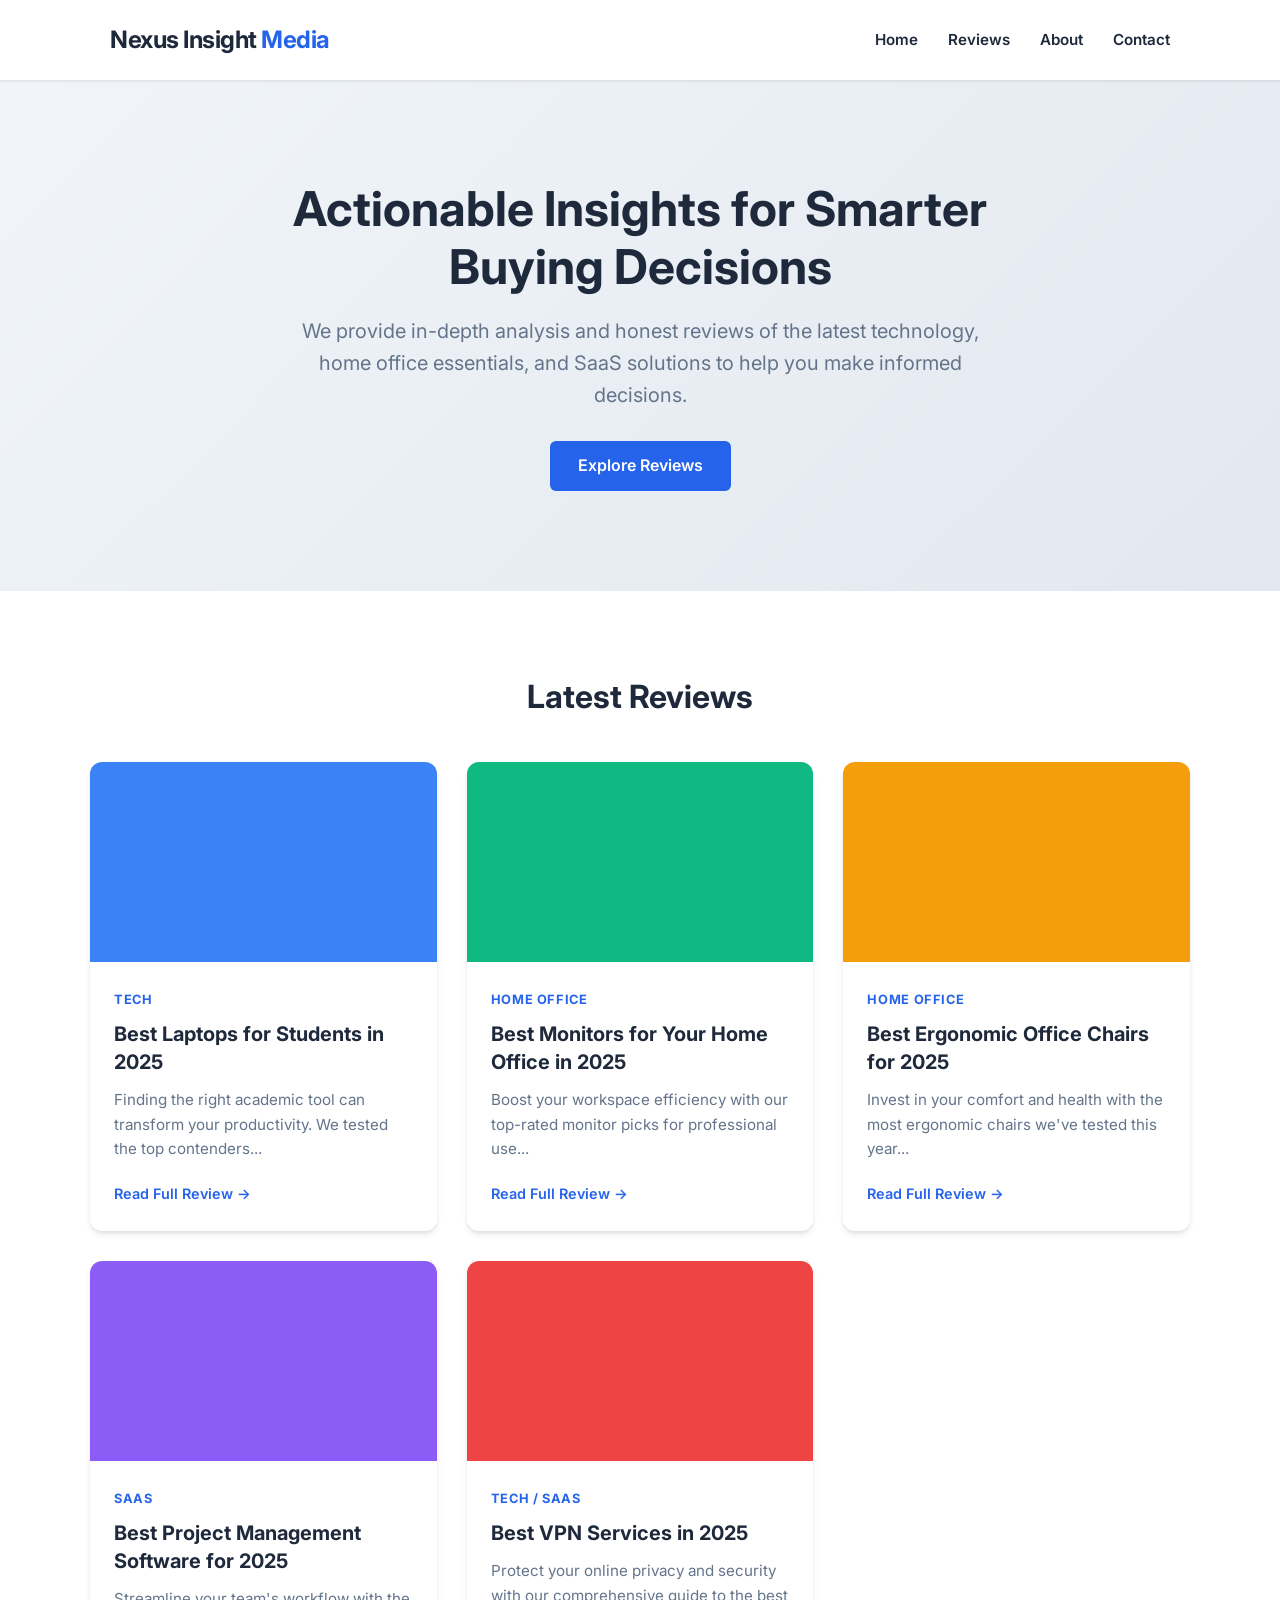
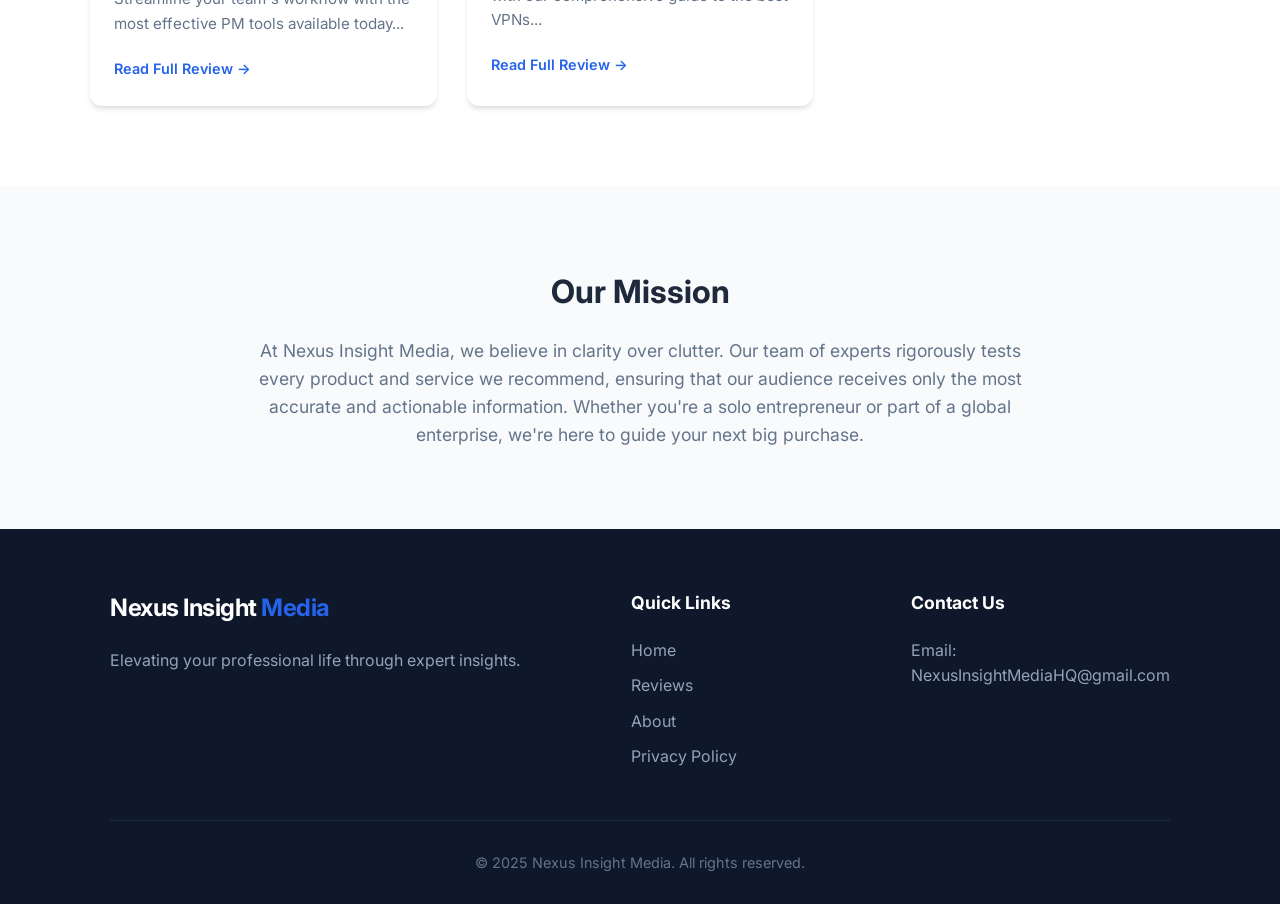
<file: index.html>
<!DOCTYPE html>
<html lang="en">
<head>
    <meta charset="UTF-8">
    <meta name="viewport" content="width=device-width, initial-scale=1.0">
    <title>Nexus Insight Media | Expert Product Reviews & Buying Guides</title>
    <link rel="preconnect" href="https://fonts.googleapis.com">
    <link rel="preconnect" href="https://fonts.gstatic.com" crossorigin>
    <link href="https://fonts.googleapis.com/css2?family=Inter:wght@400;600;700&display=swap" rel="stylesheet">
  <script type="module" crossorigin src="/assets/main-DJ57OBuK.js"></script>
  <link rel="stylesheet" crossorigin href="/assets/main-CF8Z_0Rt.css">
    <meta name='impact-site-verification' value='725a2e78-9aae-4f72-a342-dd8cd49d07a1'>
</head>
<body>
    <header>
        <nav class="container">
            <div class="logo">Nexus Insight <span>Media</span></div>
            <ul>
                <li><a href="#home">Home</a></li>
                <li><a href="#reviews">Reviews</a></li>
                <li><a href="#about">About</a></li>
                <li><a href="#contact">Contact</a></li>
            </ul>
        </nav>
    </header>

    <main>
        <section id="home" class="hero">
            <div class="container">
                <h1>Actionable Insights for Smarter Buying Decisions</h1>
                <p>We provide in-depth analysis and honest reviews of the latest technology, home office essentials, and SaaS solutions to help you make informed decisions.</p>
                <a href="#reviews" class="btn">Explore Reviews</a>
            </div>
        </section>

        <section id="reviews" class="featured-reviews container">
            <h2>Latest Reviews</h2>
            <div class="grid" id="reviews-grid">
                <article class="card">
                    <div class="card-image placeholder" style="background-color: #3b82f6;"></div>
                    <div class="card-content">
                        <span class="category">Tech</span>
                        <h3>Best Laptops for Students in 2025</h3>
                        <p>Finding the right academic tool can transform your productivity. We tested the top contenders...</p>
                        <a href="/reviews/review-01-best-laptop-for-students-2025.html" class="read-more">Read Full Review &rarr;</a>
                    </div>
                </article>

                <article class="card">
                    <div class="card-image placeholder" style="background-color: #10b981;"></div>
                    <div class="card-content">
                        <span class="category">Home Office</span>
                        <h3>Best Monitors for Your Home Office in 2025</h3>
                        <p>Boost your workspace efficiency with our top-rated monitor picks for professional use...</p>
                        <a href="/reviews/review-02-best-monitors-home-office-2025.html" class="read-more">Read Full Review &rarr;</a>
                    </div>
                </article>

                <article class="card">
                    <div class="card-image placeholder" style="background-color: #f59e0b;"></div>
                    <div class="card-content">
                        <span class="category">Home Office</span>
                        <h3>Best Ergonomic Office Chairs for 2025</h3>
                        <p>Invest in your comfort and health with the most ergonomic chairs we've tested this year...</p>
                        <a href="/reviews/review-03-best-ergonomic-office-chair-2025.html" class="read-more">Read Full Review &rarr;</a>
                    </div>
                </article>

                <article class="card">
                    <div class="card-image placeholder" style="background-color: #8b5cf6;"></div>
                    <div class="card-content">
                        <span class="category">SaaS</span>
                        <h3>Best Project Management Software for 2025</h3>
                        <p>Streamline your team's workflow with the most effective PM tools available today...</p>
                        <a href="/reviews/review-04-best-project-management-software-2025.html" class="read-more">Read Full Review &rarr;</a>
                    </div>
                </article>

                <article class="card">
                    <div class="card-image placeholder" style="background-color: #ef4444;"></div>
                    <div class="card-content">
                        <span class="category">Tech / SaaS</span>
                        <h3>Best VPN Services in 2025</h3>
                        <p>Protect your online privacy and security with our comprehensive guide to the best VPNs...</p>
                        <a href="/reviews/review-05-best-vpn-services-2025.html" class="read-more">Read Full Review &rarr;</a>
                    </div>
                </article>
            </div>
        </section>

        <section id="about" class="about-section">
            <div class="container">
                <h2>Our Mission</h2>
                <p>At Nexus Insight Media, we believe in clarity over clutter. Our team of experts rigorously tests every product and service we recommend, ensuring that our audience receives only the most accurate and actionable information. Whether you're a solo entrepreneur or part of a global enterprise, we're here to guide your next big purchase.</p>
            </div>
        </section>
    </main>

    <footer>
        <div id="contact" class="container">
            <div class="footer-grid">
                <div class="footer-info">
                    <div class="logo">Nexus Insight <span>Media</span></div>
                    <p>Elevating your professional life through expert insights.</p>
                </div>
                <div class="footer-links">
                    <h4>Quick Links</h4>
                    <ul>
                        <li><a href="#home">Home</a></li>
                        <li><a href="#reviews">Reviews</a></li>
                        <li><a href="#about">About</a></li>
                        <li><a href="/privacy-policy.html">Privacy Policy</a></li>
                    </ul>
                </div>
                <div class="footer-contact">
                    <h4>Contact Us</h4>
                    <p>Email: NexusInsightMediaHQ@gmail.com</p>
                </div>
            </div>
            <div class="footer-bottom">
                &copy; 2025 Nexus Insight Media. All rights reserved.
            </div>
        </div>
    </footer>

</body>
</html>
</file>
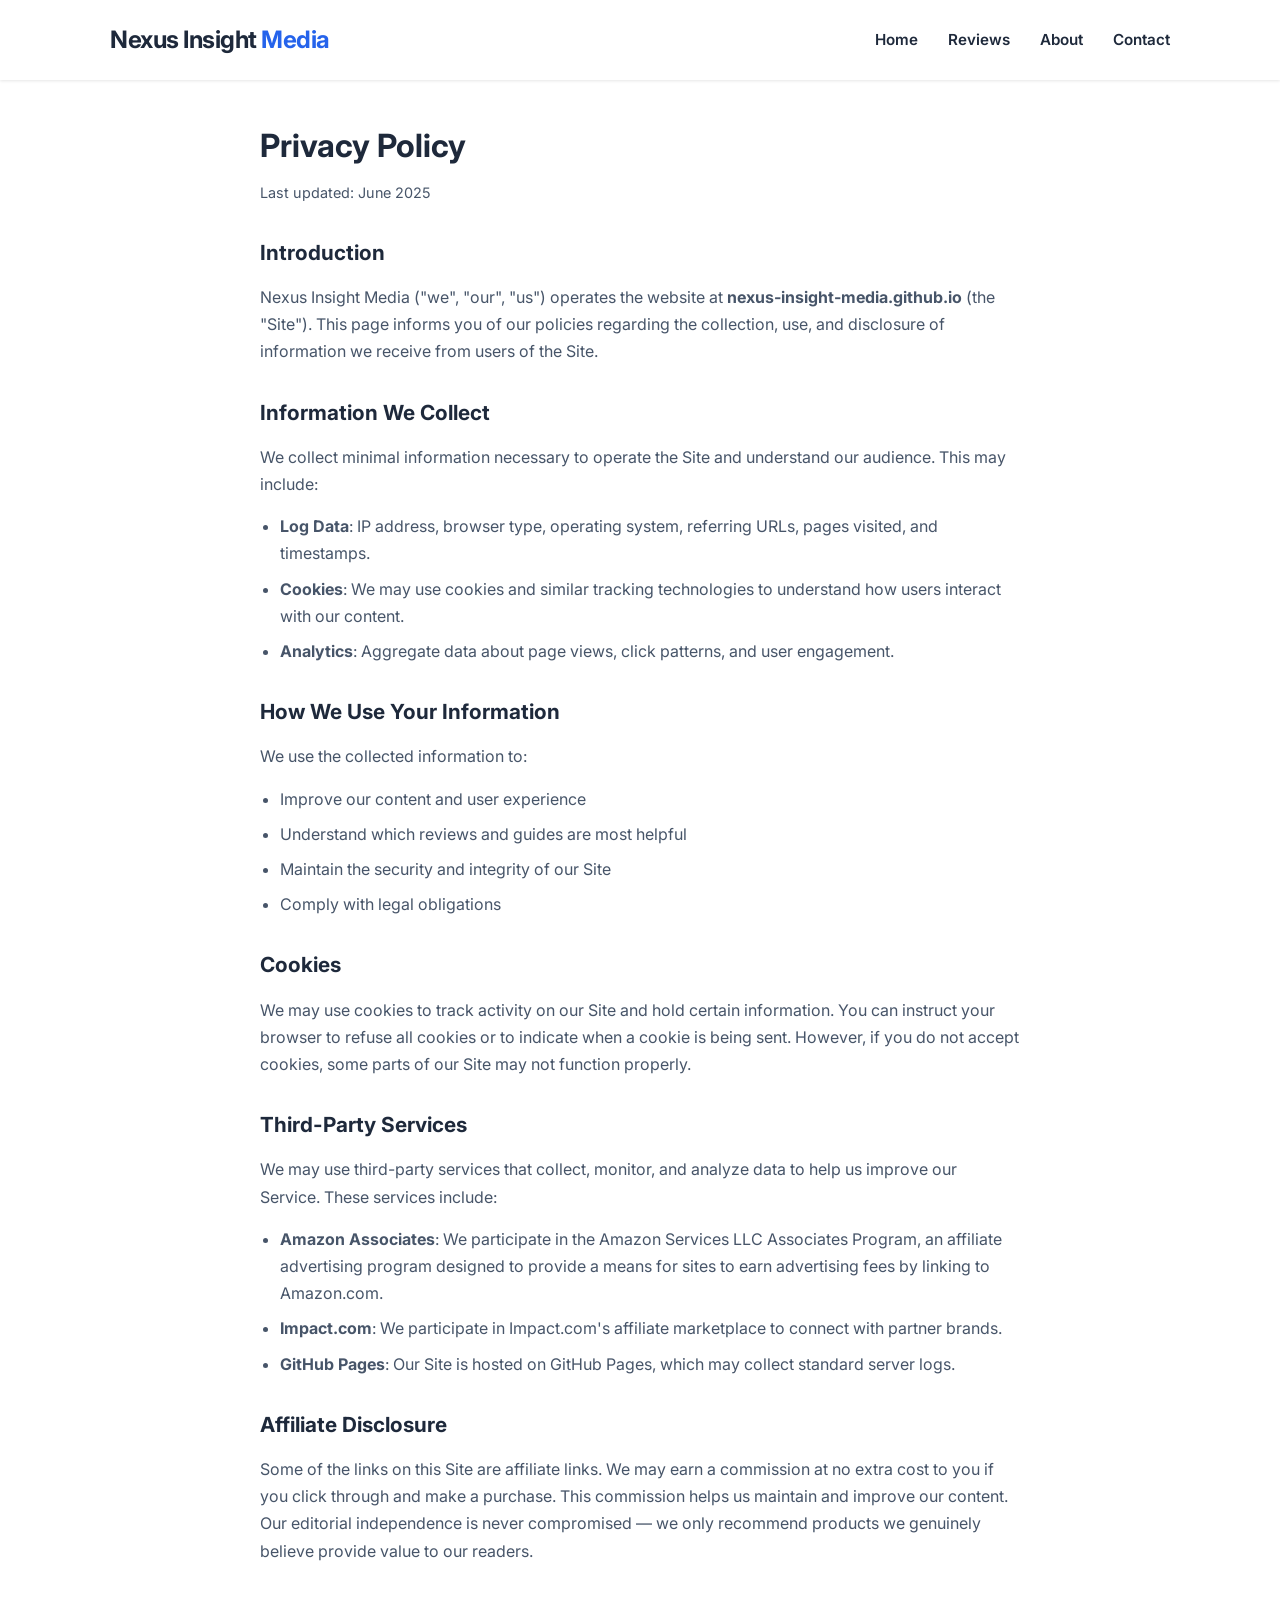
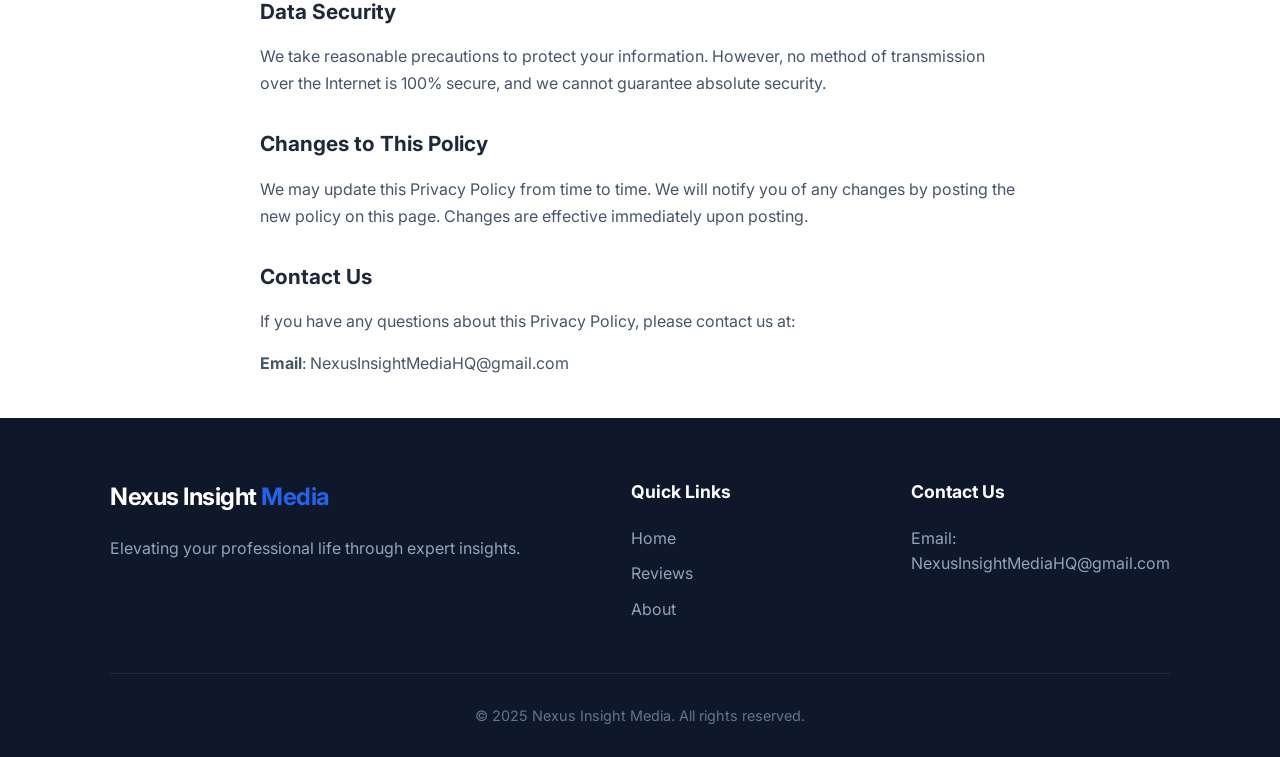
<file: privacy-policy.html>
<!DOCTYPE html>
<html lang="en">
<head>
    <meta charset="UTF-8">
    <meta name="viewport" content="width=device-width, initial-scale=1.0">
    <title>Privacy Policy | Nexus Insight Media</title>
    <link rel="preconnect" href="https://fonts.googleapis.com">
    <link rel="preconnect" href="https://fonts.gstatic.com" crossorigin>
    <link href="https://fonts.googleapis.com/css2?family=Inter:wght@400;600;700&display=swap" rel="stylesheet">
    <link rel="stylesheet" href="/assets/main-CF8Z_0Rt.css">
    <style>
        .policy-content { max-width: 800px; margin: 40px auto; padding: 0 20px; }
        .policy-content h1 { font-size: 2rem; margin-bottom: 10px; }
        .policy-content h2 { font-size: 1.3rem; margin: 30px 0 15px; }
        .policy-content p, .policy-content ul { margin-bottom: 15px; line-height: 1.7; color: #475569; }
        .policy-content ul { padding-left: 20px; }
        .policy-content ul li { margin-bottom: 8px; }
        .meta { color: #94a3b8; font-size: 0.9rem; margin-bottom: 30px; }
    </style>
    <meta name='impact-site-verification' value='725a2e78-9aae-4f72-a342-dd8cd49d07a1'>
</head>
<body>
    <header>
        <nav class="container">
            <div class="logo"><a href="/" style="text-decoration:none;color:inherit;">Nexus Insight <span>Media</span></a></div>
            <ul>
                <li><a href="/">Home</a></li>
                <li><a href="/#reviews">Reviews</a></li>
                <li><a href="/#about">About</a></li>
                <li><a href="/#contact">Contact</a></li>
            </ul>
        </nav>
    </header>

    <main class="policy-content">
        <h1>Privacy Policy</h1>
        <p class="meta">Last updated: June 2025</p>

        <h2>Introduction</h2>
        <p>Nexus Insight Media ("we", "our", "us") operates the website at <strong>nexus-insight-media.github.io</strong> (the "Site"). This page informs you of our policies regarding the collection, use, and disclosure of information we receive from users of the Site.</p>

        <h2>Information We Collect</h2>
        <p>We collect minimal information necessary to operate the Site and understand our audience. This may include:</p>
        <ul>
            <li><strong>Log Data</strong>: IP address, browser type, operating system, referring URLs, pages visited, and timestamps.</li>
            <li><strong>Cookies</strong>: We may use cookies and similar tracking technologies to understand how users interact with our content.</li>
            <li><strong>Analytics</strong>: Aggregate data about page views, click patterns, and user engagement.</li>
        </ul>

        <h2>How We Use Your Information</h2>
        <p>We use the collected information to:</p>
        <ul>
            <li>Improve our content and user experience</li>
            <li>Understand which reviews and guides are most helpful</li>
            <li>Maintain the security and integrity of our Site</li>
            <li>Comply with legal obligations</li>
        </ul>

        <h2>Cookies</h2>
        <p>We may use cookies to track activity on our Site and hold certain information. You can instruct your browser to refuse all cookies or to indicate when a cookie is being sent. However, if you do not accept cookies, some parts of our Site may not function properly.</p>

        <h2>Third-Party Services</h2>
        <p>We may use third-party services that collect, monitor, and analyze data to help us improve our Service. These services include:</p>
        <ul>
            <li><strong>Amazon Associates</strong>: We participate in the Amazon Services LLC Associates Program, an affiliate advertising program designed to provide a means for sites to earn advertising fees by linking to Amazon.com.</li>
            <li><strong>Impact.com</strong>: We participate in Impact.com's affiliate marketplace to connect with partner brands.</li>
            <li><strong>GitHub Pages</strong>: Our Site is hosted on GitHub Pages, which may collect standard server logs.</li>
        </ul>

        <h2>Affiliate Disclosure</h2>
        <p>Some of the links on this Site are affiliate links. We may earn a commission at no extra cost to you if you click through and make a purchase. This commission helps us maintain and improve our content. Our editorial independence is never compromised — we only recommend products we genuinely believe provide value to our readers.</p>

        <h2>Data Security</h2>
        <p>We take reasonable precautions to protect your information. However, no method of transmission over the Internet is 100% secure, and we cannot guarantee absolute security.</p>

        <h2>Changes to This Policy</h2>
        <p>We may update this Privacy Policy from time to time. We will notify you of any changes by posting the new policy on this page. Changes are effective immediately upon posting.</p>

        <h2>Contact Us</h2>
        <p>If you have any questions about this Privacy Policy, please contact us at:</p>
        <p><strong>Email</strong>: NexusInsightMediaHQ@gmail.com</p>
    </main>

    <footer>
        <div class="container">
            <div class="footer-grid">
                <div class="footer-info">
                    <div class="logo">Nexus Insight <span>Media</span></div>
                    <p>Elevating your professional life through expert insights.</p>
                </div>
                <div class="footer-links">
                    <h4>Quick Links</h4>
                    <ul>
                        <li><a href="/">Home</a></li>
                        <li><a href="/#reviews">Reviews</a></li>
                        <li><a href="/#about">About</a></li>
                    </ul>
                </div>
                <div class="footer-contact">
                    <h4>Contact Us</h4>
                    <p>Email: NexusInsightMediaHQ@gmail.com</p>
                </div>
            </div>
            <div class="footer-bottom">
                &copy; 2025 Nexus Insight Media. All rights reserved.
            </div>
        </div>
    </footer>
</body>
</html>
</file>
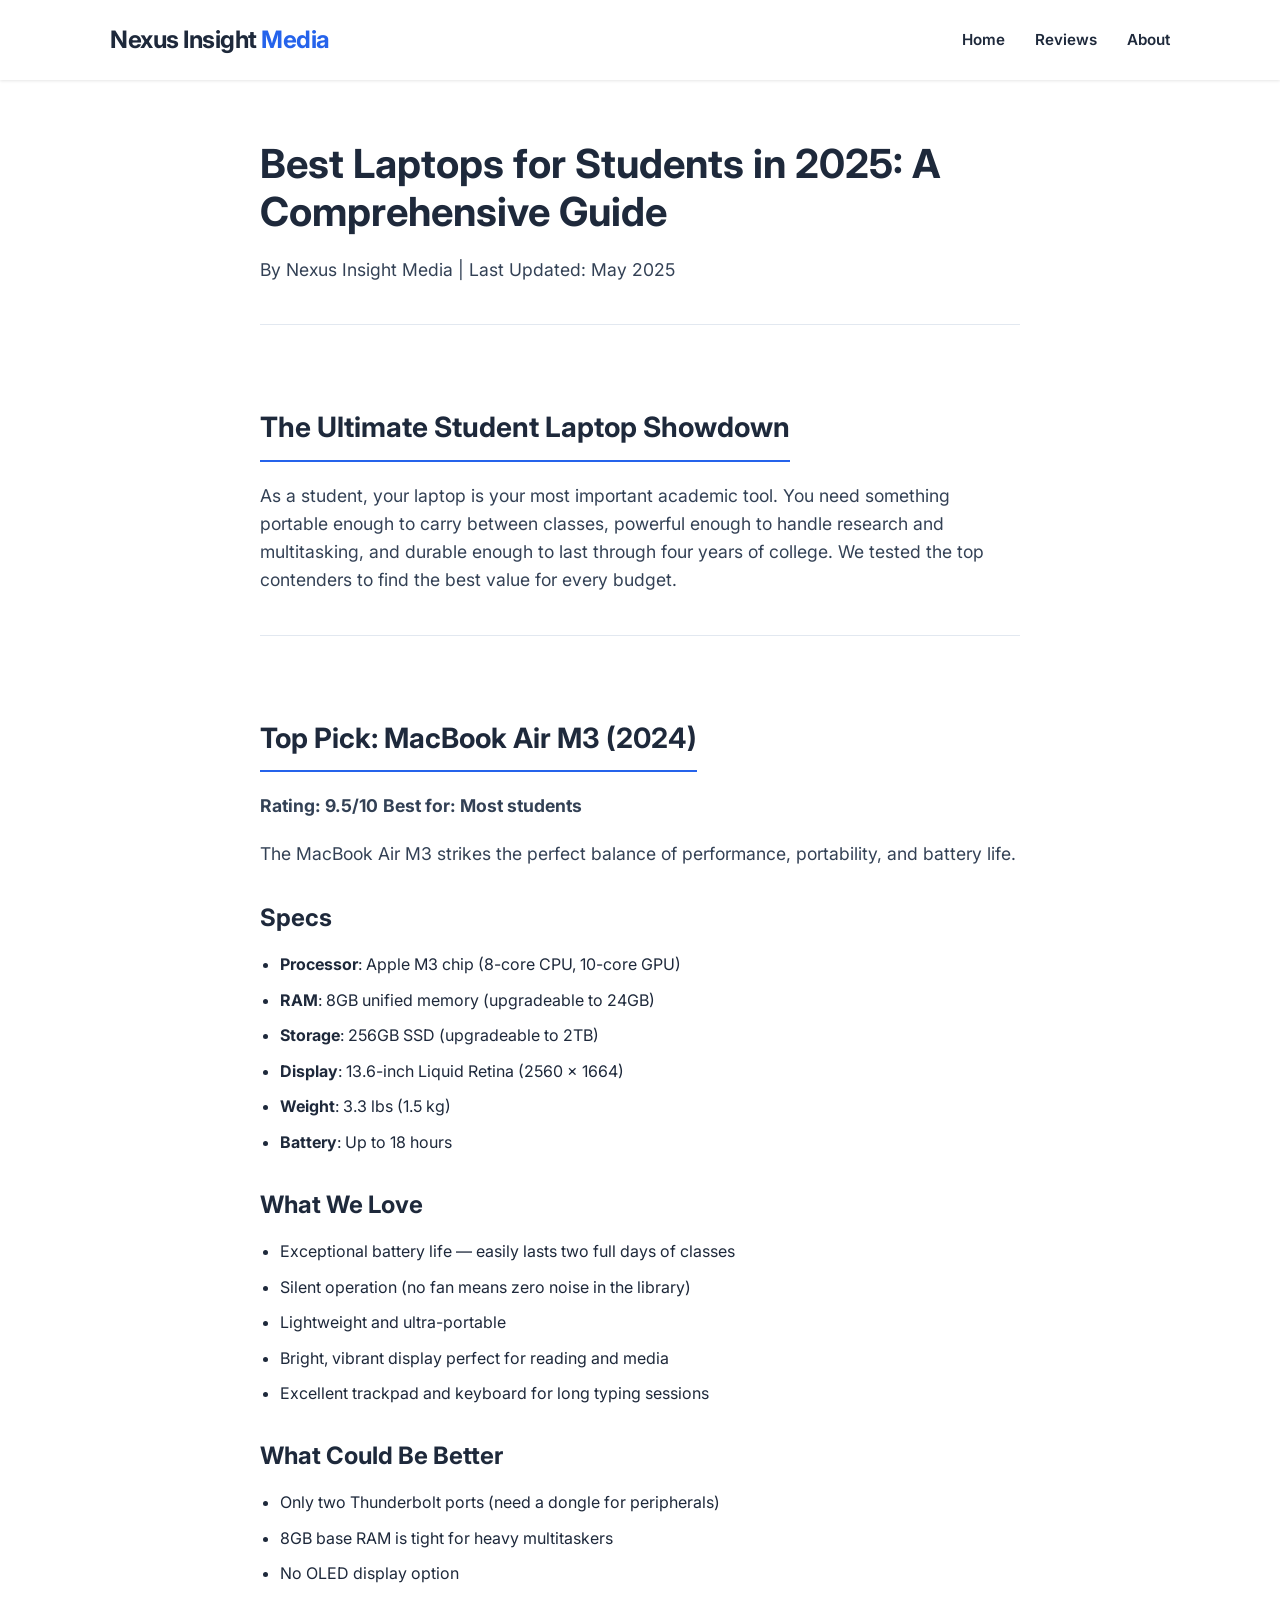
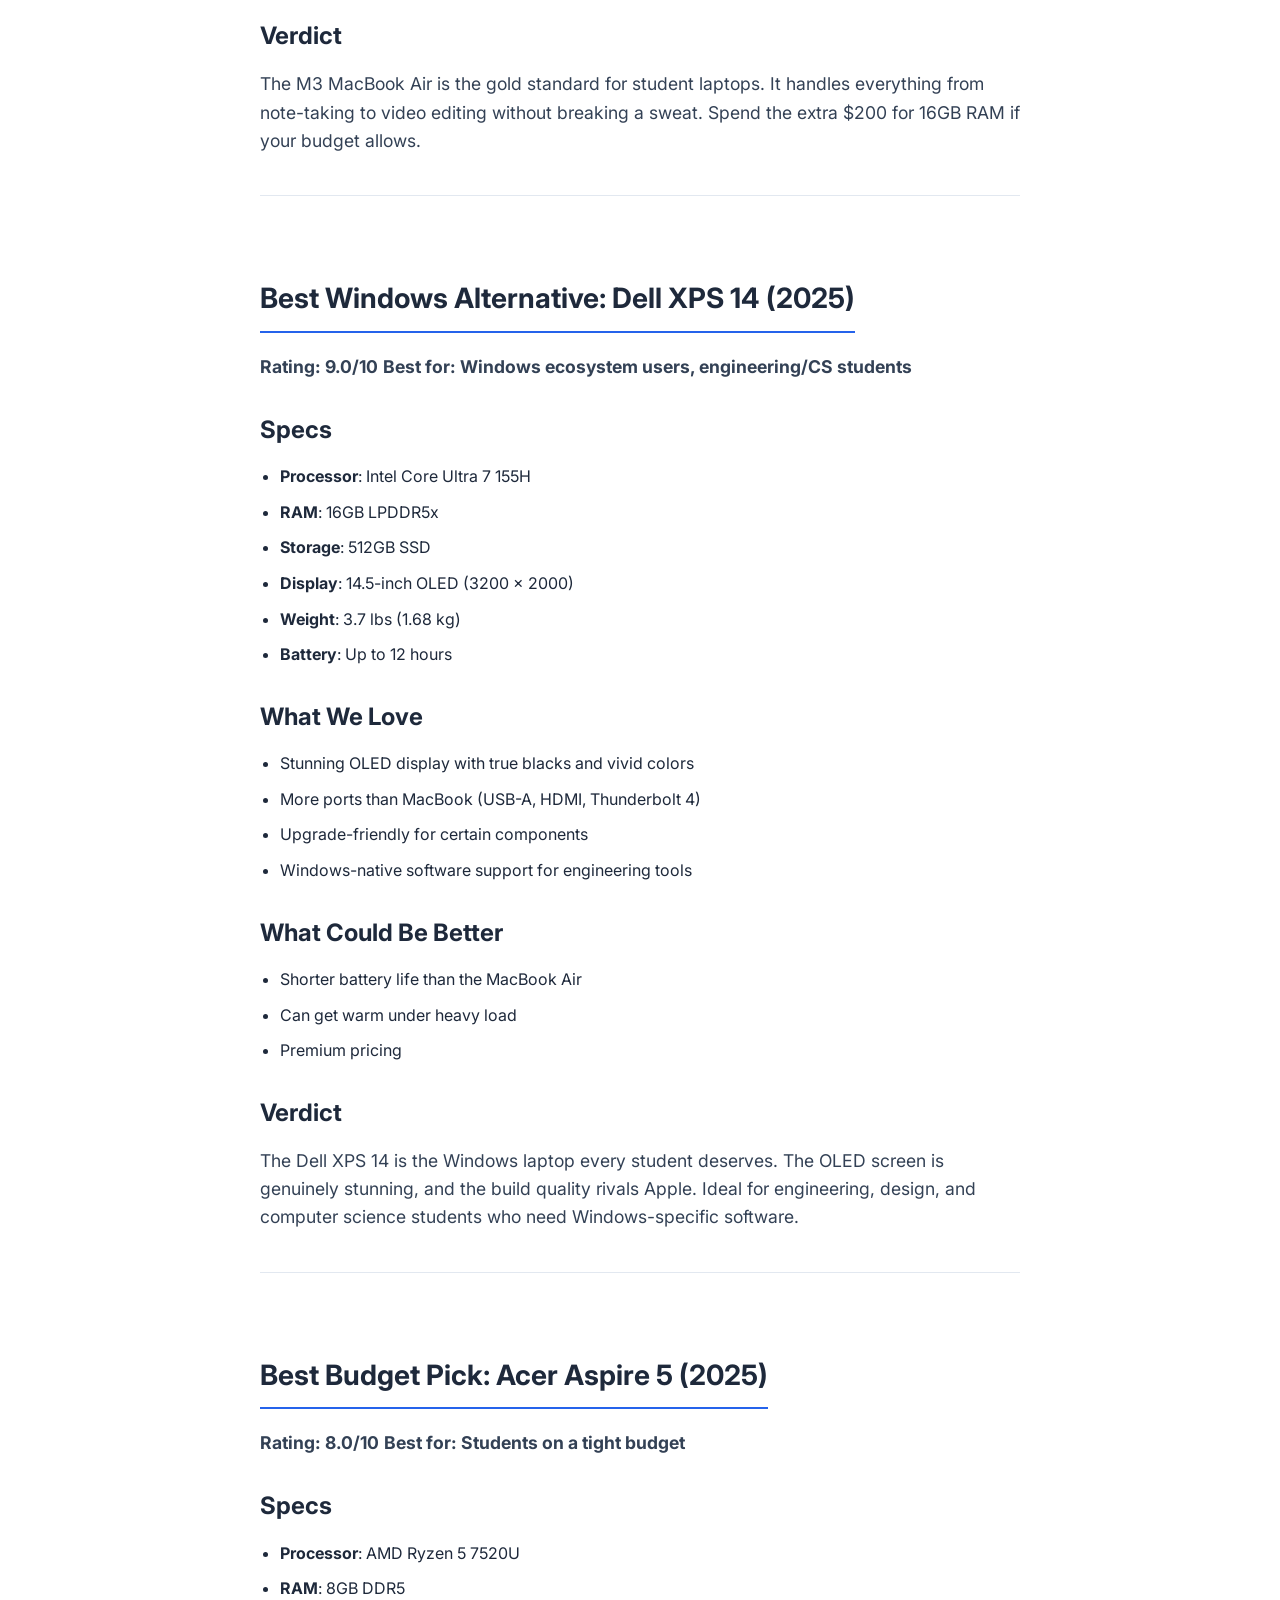
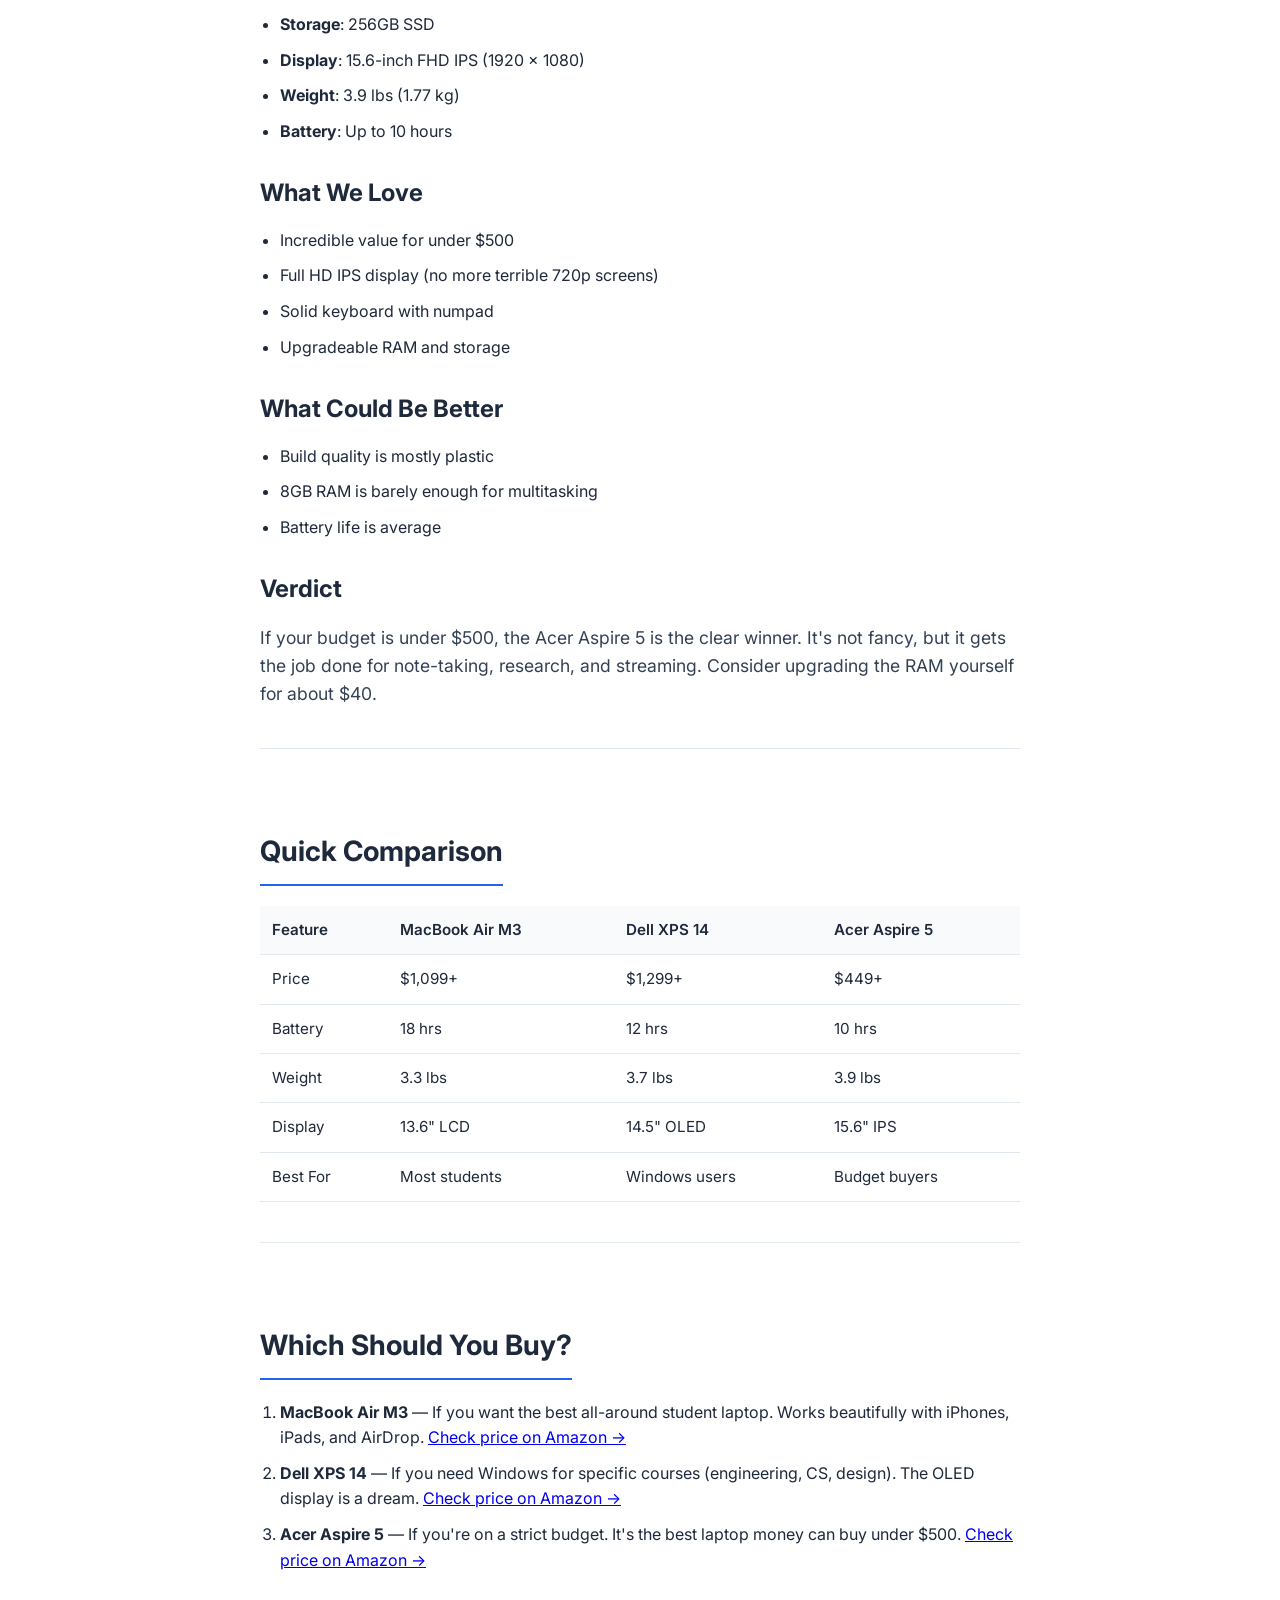
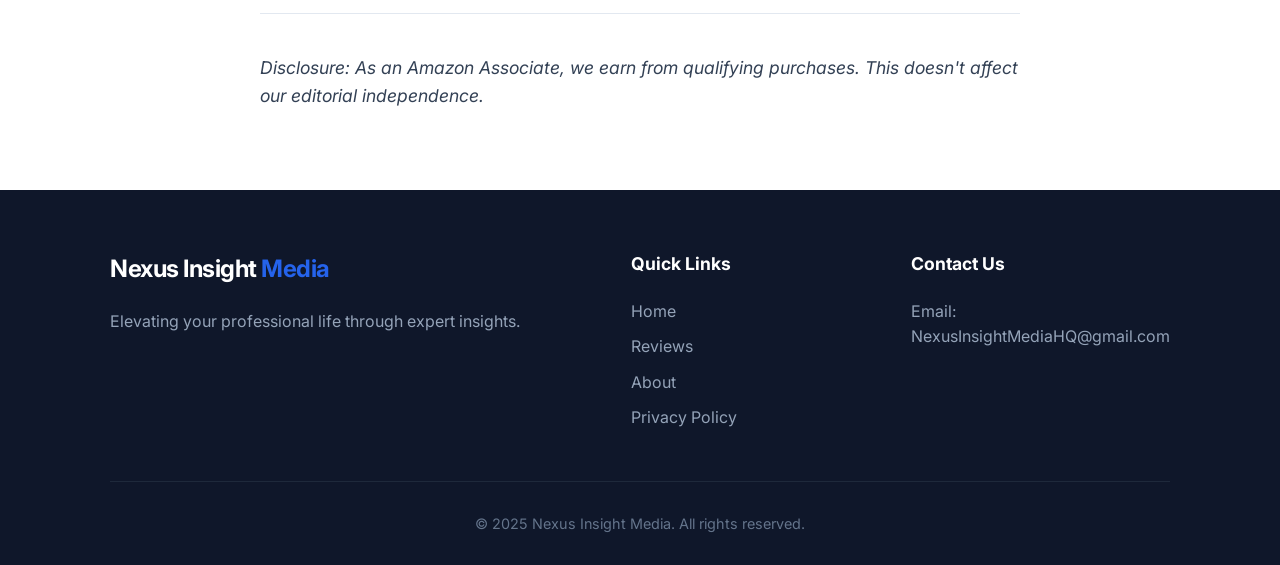
<file: reviews/review-01-best-laptop-for-students-2025.html>
<!DOCTYPE html>
<html lang="en">
<head>
    <meta charset="UTF-8">
    <meta name="viewport" content="width=device-width, initial-scale=1.0">
    <title>Best Laptops for Students in 2025: A Comprehensive Guide | Nexus Insight Media</title>
    <link rel="preconnect" href="https://fonts.googleapis.com">
    <link rel="preconnect" href="https://fonts.gstatic.com" crossorigin>
    <link href="https://fonts.googleapis.com/css2?family=Inter:wght@400;600;700&display=swap" rel="stylesheet">
  <script type="module" crossorigin src="/assets/main-DJ57OBuK.js"></script>
  <link rel="stylesheet" crossorigin href="/assets/main-CF8Z_0Rt.css">
    <meta name='impact-site-verification' value='725a2e78-9aae-4f72-a342-dd8cd49d07a1'>
</head>
<body>
    <header>
        <nav class="container">
            <div class="logo"><a href="/" style="text-decoration: none; color: inherit;">Nexus Insight <span>Media</span></a></div>
            <ul>
                <li><a href="/">Home</a></li>
                <li><a href="/#reviews">Reviews</a></li>
                <li><a href="/#about">About</a></li>
            </ul>
        </nav>
    </header>

    <main class="container review-content">
        <article>
            <h1>Best Laptops for Students in 2025: A Comprehensive Guide</h1>
<p>By Nexus Insight Media | Last Updated: May 2025</p>
<hr>
<h2>The Ultimate Student Laptop Showdown</h2>
<p>As a student, your laptop is your most important academic tool. You need something portable enough to carry between classes, powerful enough to handle research and multitasking, and durable enough to last through four years of college. We tested the top contenders to find the best value for every budget.</p>
<hr>
<h2>Top Pick: MacBook Air M3 (2024)</h2>
<p><strong>Rating: 9.5/10</strong>
<strong>Best for: Most students</strong></p>
<p>The MacBook Air M3 strikes the perfect balance of performance, portability, and battery life.</p>
<h3>Specs</h3>
<ul>
<li><strong>Processor</strong>: Apple M3 chip (8-core CPU, 10-core GPU)</li>
<li><strong>RAM</strong>: 8GB unified memory (upgradeable to 24GB)</li>
<li><strong>Storage</strong>: 256GB SSD (upgradeable to 2TB)</li>
<li><strong>Display</strong>: 13.6-inch Liquid Retina (2560 × 1664)</li>
<li><strong>Weight</strong>: 3.3 lbs (1.5 kg)</li>
<li><strong>Battery</strong>: Up to 18 hours</li>
</ul>
<h3>What We Love</h3>
<ul>
<li>Exceptional battery life — easily lasts two full days of classes</li>
<li>Silent operation (no fan means zero noise in the library)</li>
<li>Lightweight and ultra-portable</li>
<li>Bright, vibrant display perfect for reading and media</li>
<li>Excellent trackpad and keyboard for long typing sessions</li>
</ul>
<h3>What Could Be Better</h3>
<ul>
<li>Only two Thunderbolt ports (need a dongle for peripherals)</li>
<li>8GB base RAM is tight for heavy multitaskers</li>
<li>No OLED display option</li>
</ul>
<h3>Verdict</h3>
<p>The M3 MacBook Air is the gold standard for student laptops. It handles everything from note-taking to video editing without breaking a sweat. Spend the extra $200 for 16GB RAM if your budget allows.</p>
<hr>
<h2>Best Windows Alternative: Dell XPS 14 (2025)</h2>
<p><strong>Rating: 9.0/10</strong>
<strong>Best for: Windows ecosystem users, engineering/CS students</strong></p>
<h3>Specs</h3>
<ul>
<li><strong>Processor</strong>: Intel Core Ultra 7 155H</li>
<li><strong>RAM</strong>: 16GB LPDDR5x</li>
<li><strong>Storage</strong>: 512GB SSD</li>
<li><strong>Display</strong>: 14.5-inch OLED (3200 × 2000)</li>
<li><strong>Weight</strong>: 3.7 lbs (1.68 kg)</li>
<li><strong>Battery</strong>: Up to 12 hours</li>
</ul>
<h3>What We Love</h3>
<ul>
<li>Stunning OLED display with true blacks and vivid colors</li>
<li>More ports than MacBook (USB-A, HDMI, Thunderbolt 4)</li>
<li>Upgrade-friendly for certain components</li>
<li>Windows-native software support for engineering tools</li>
</ul>
<h3>What Could Be Better</h3>
<ul>
<li>Shorter battery life than the MacBook Air</li>
<li>Can get warm under heavy load</li>
<li>Premium pricing</li>
</ul>
<h3>Verdict</h3>
<p>The Dell XPS 14 is the Windows laptop every student deserves. The OLED screen is genuinely stunning, and the build quality rivals Apple. Ideal for engineering, design, and computer science students who need Windows-specific software.</p>
<hr>
<h2>Best Budget Pick: Acer Aspire 5 (2025)</h2>
<p><strong>Rating: 8.0/10</strong>
<strong>Best for: Students on a tight budget</strong></p>
<h3>Specs</h3>
<ul>
<li><strong>Processor</strong>: AMD Ryzen 5 7520U</li>
<li><strong>RAM</strong>: 8GB DDR5</li>
<li><strong>Storage</strong>: 256GB SSD</li>
<li><strong>Display</strong>: 15.6-inch FHD IPS (1920 × 1080)</li>
<li><strong>Weight</strong>: 3.9 lbs (1.77 kg)</li>
<li><strong>Battery</strong>: Up to 10 hours</li>
</ul>
<h3>What We Love</h3>
<ul>
<li>Incredible value for under $500</li>
<li>Full HD IPS display (no more terrible 720p screens)</li>
<li>Solid keyboard with numpad</li>
<li>Upgradeable RAM and storage</li>
</ul>
<h3>What Could Be Better</h3>
<ul>
<li>Build quality is mostly plastic</li>
<li>8GB RAM is barely enough for multitasking</li>
<li>Battery life is average</li>
</ul>
<h3>Verdict</h3>
<p>If your budget is under $500, the Acer Aspire 5 is the clear winner. It&#39;s not fancy, but it gets the job done for note-taking, research, and streaming. Consider upgrading the RAM yourself for about $40.</p>
<hr>
<h2>Quick Comparison</h2>
<table>
<thead>
<tr>
<th>Feature</th>
<th>MacBook Air M3</th>
<th>Dell XPS 14</th>
<th>Acer Aspire 5</th>
</tr>
</thead>
<tbody><tr>
<td>Price</td>
<td>$1,099+</td>
<td>$1,299+</td>
<td>$449+</td>
</tr>
<tr>
<td>Battery</td>
<td>18 hrs</td>
<td>12 hrs</td>
<td>10 hrs</td>
</tr>
<tr>
<td>Weight</td>
<td>3.3 lbs</td>
<td>3.7 lbs</td>
<td>3.9 lbs</td>
</tr>
<tr>
<td>Display</td>
<td>13.6&quot; LCD</td>
<td>14.5&quot; OLED</td>
<td>15.6&quot; IPS</td>
</tr>
<tr>
<td>Best For</td>
<td>Most students</td>
<td>Windows users</td>
<td>Budget buyers</td>
</tr>
</tbody></table>
<hr>
<h2>Which Should You Buy?</h2>
<ol>
<li><strong>MacBook Air M3</strong> — If you want the best all-around student laptop. Works beautifully with iPhones, iPads, and AirDrop. <a href="https://www.amazon.com/dp/B0CX23V2ZK?tag=nexusinsight-20" target="_blank" rel="noopener sponsored">Check price on Amazon →</a></li>
<li><strong>Dell XPS 14</strong> — If you need Windows for specific courses (engineering, CS, design). The OLED display is a dream. <a href="https://www.amazon.com/dp/B0CX22NXYK?tag=nexusinsight-20" target="_blank" rel="noopener sponsored">Check price on Amazon →</a></li>
<li><strong>Acer Aspire 5</strong> — If you&#39;re on a strict budget. It&#39;s the best laptop money can buy under $500. <a href="https://www.amazon.com/dp/B0D1XYKFG7?tag=nexusinsight-20" target="_blank" rel="noopener sponsored">Check price on Amazon →</a></li>
</ol>
<hr>
<p><em>Disclosure: As an Amazon Associate, we earn from qualifying purchases. This doesn&#39;t affect our editorial independence.</em></p>

        </article>
    </main>

    <footer>
        <div class="container">
            <div class="footer-grid">
                <div class="footer-info">
                    <div class="logo">Nexus Insight <span>Media</span></div>
                    <p>Elevating your professional life through expert insights.</p>
                </div>
                <div class="footer-links">
                    <h4>Quick Links</h4>
                    <ul>
                        <li><a href="/">Home</a></li>
                        <li><a href="/#reviews">Reviews</a></li>
                        <li><a href="/#about">About</a></li>
                        <li><a href="/privacy-policy.html">Privacy Policy</a></li>
                    </ul>
                </div>
                <div class="footer-contact">
                    <h4>Contact Us</h4>
                    <p>Email: NexusInsightMediaHQ@gmail.com</p>
                </div>
            </div>
            <div class="footer-bottom">
                &copy; 2025 Nexus Insight Media. All rights reserved.
            </div>
        </div>
    </footer>

</body>
</html>
</file>
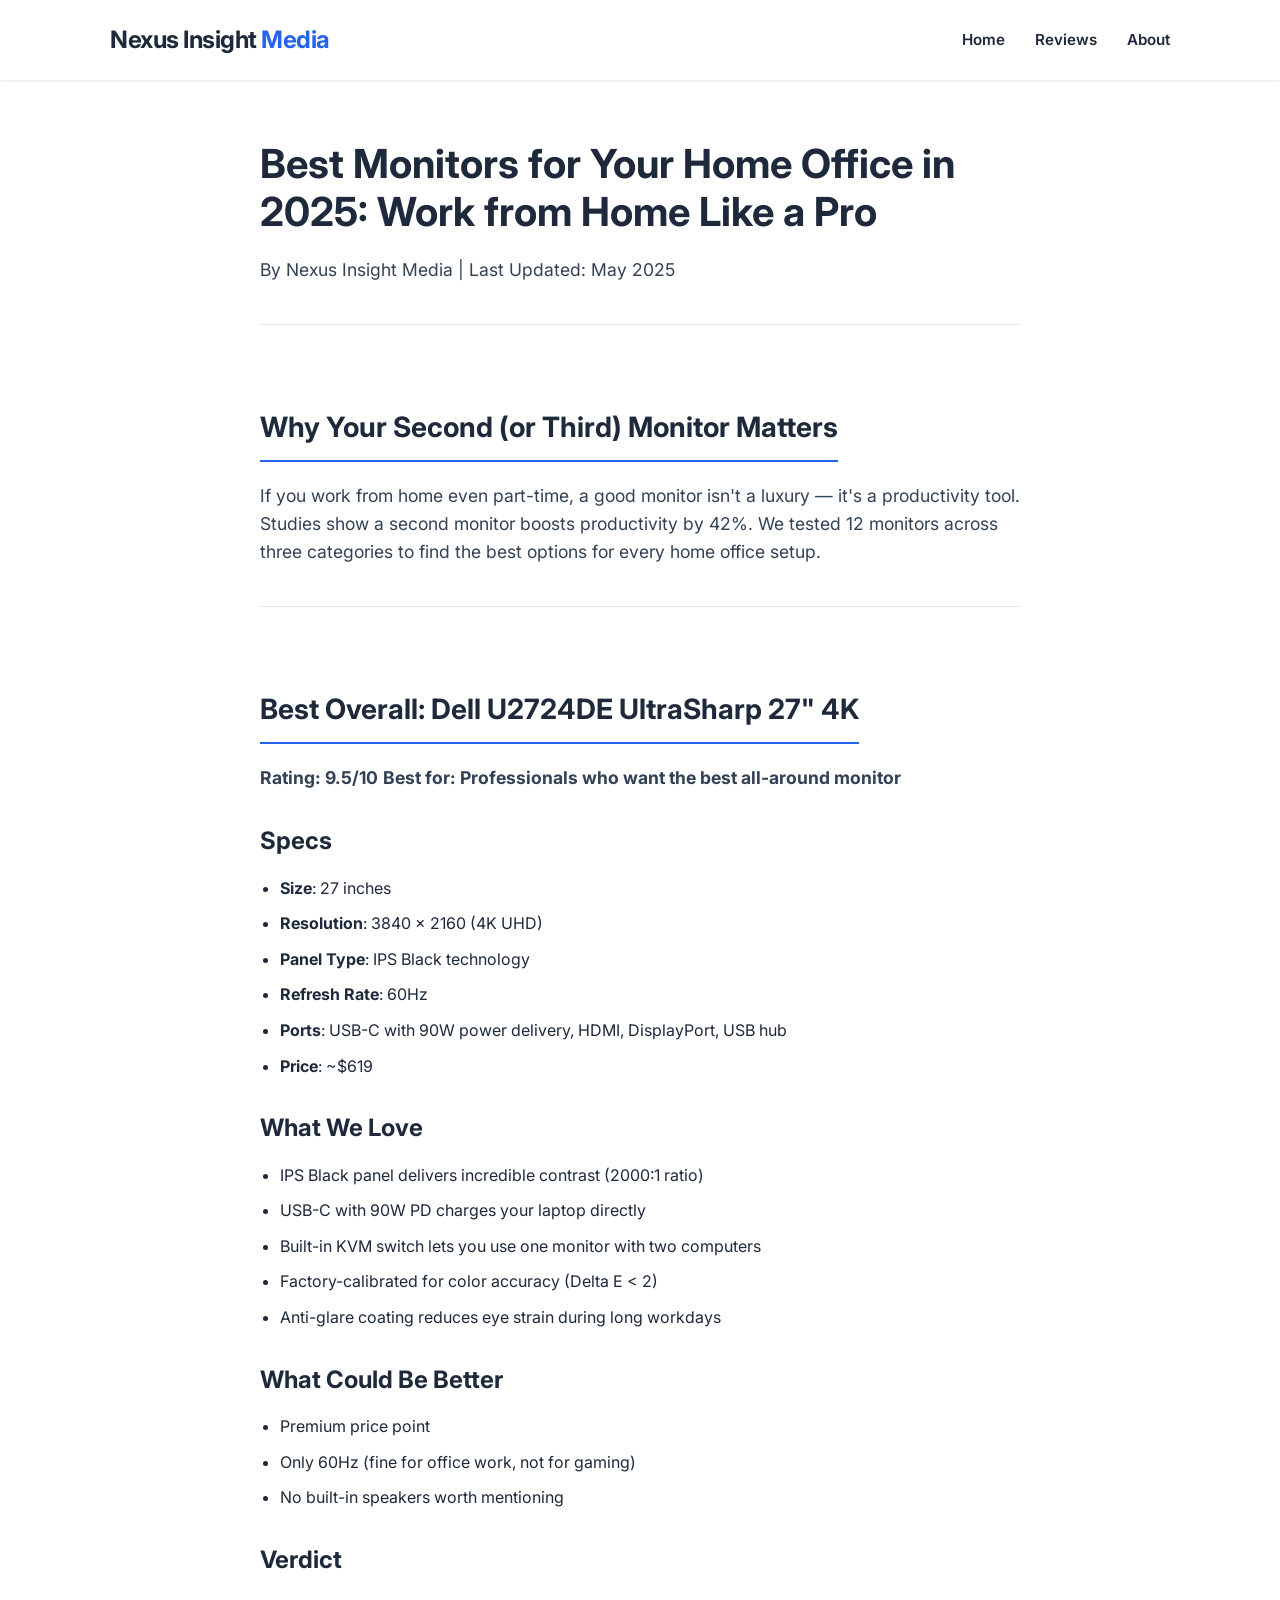
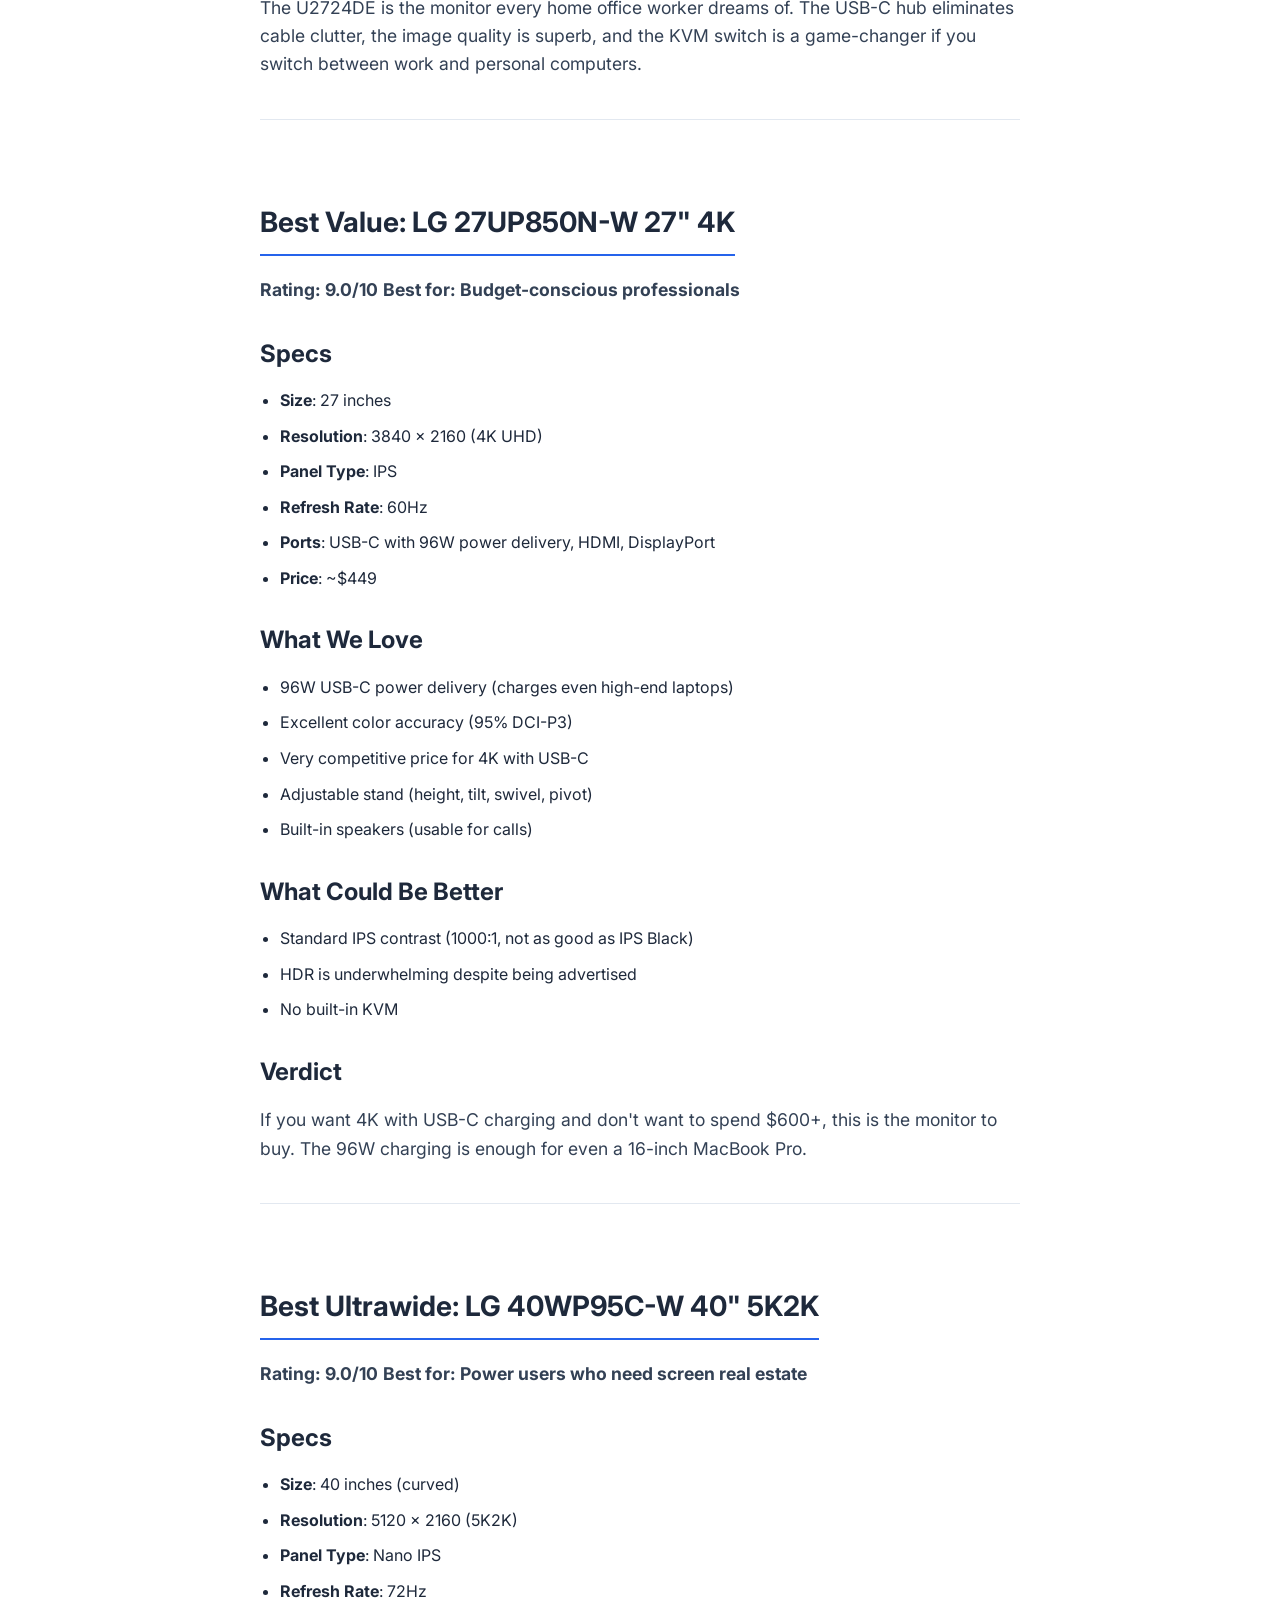
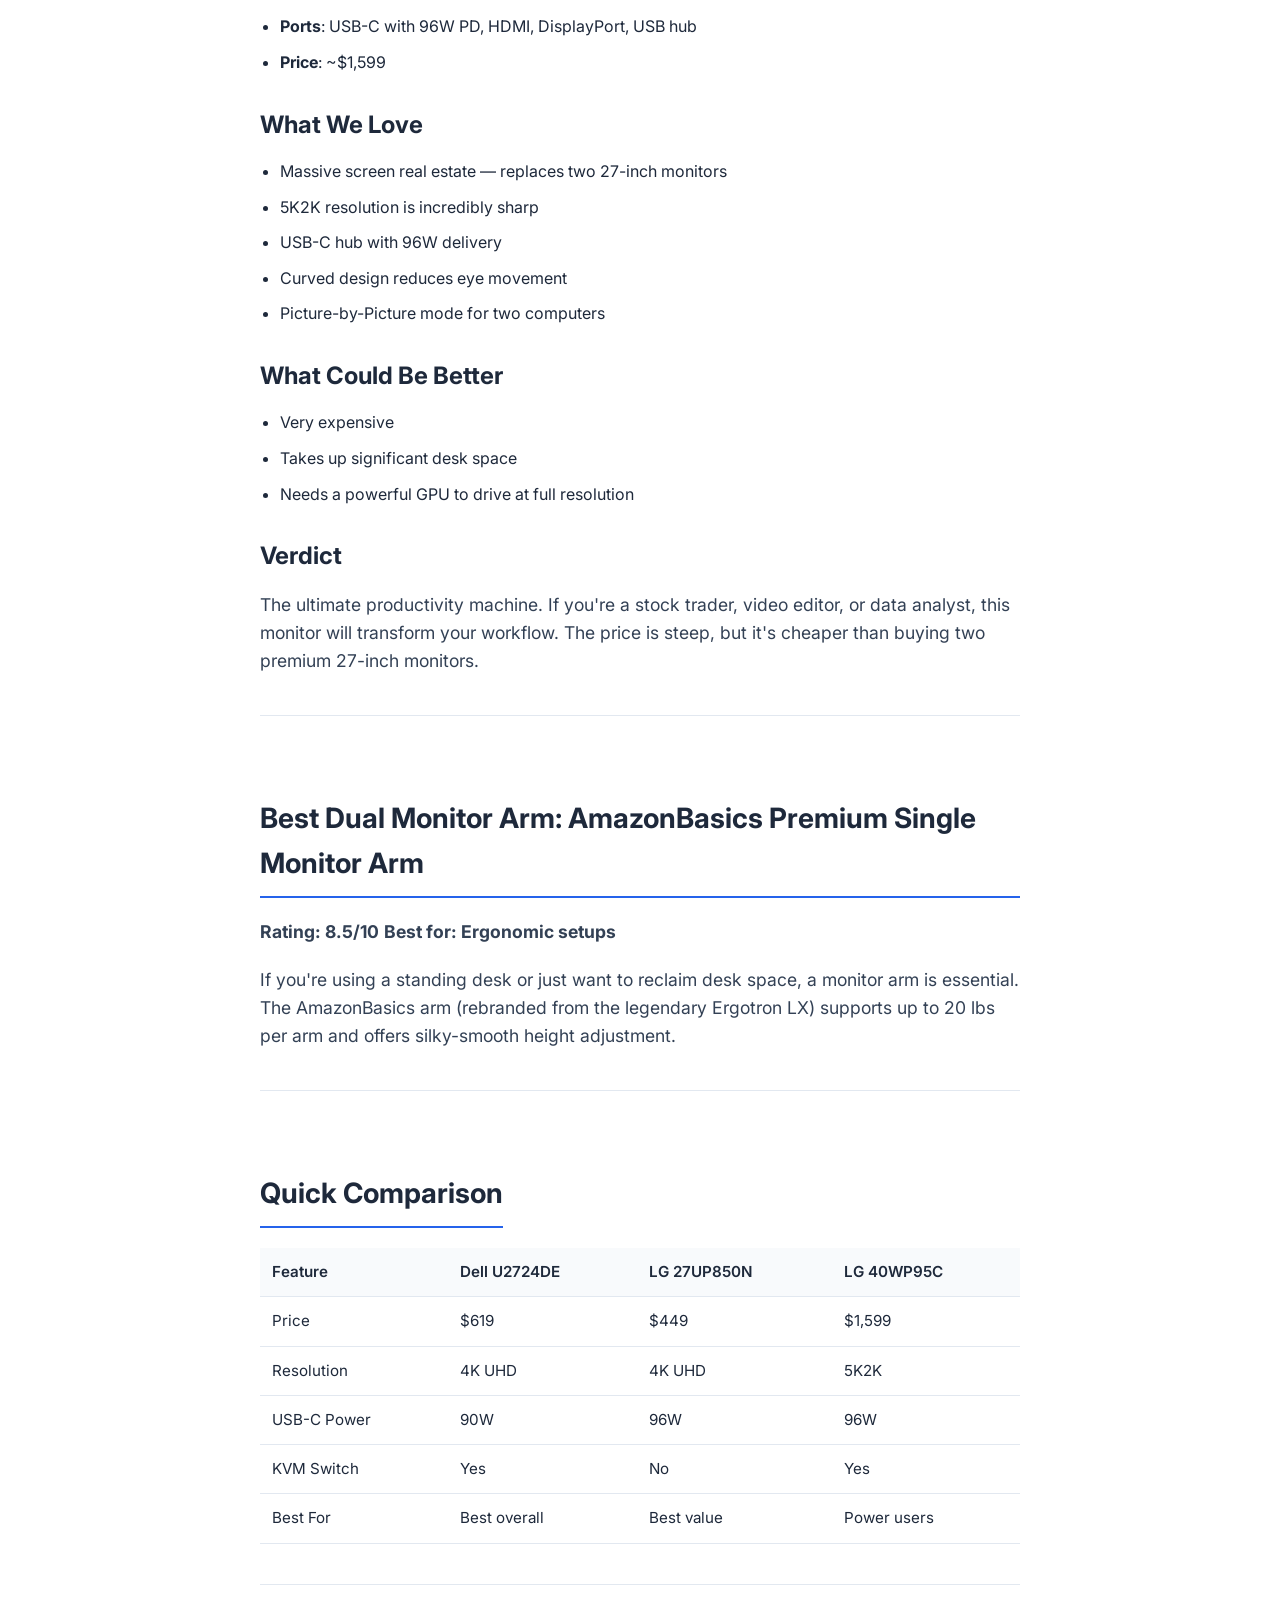
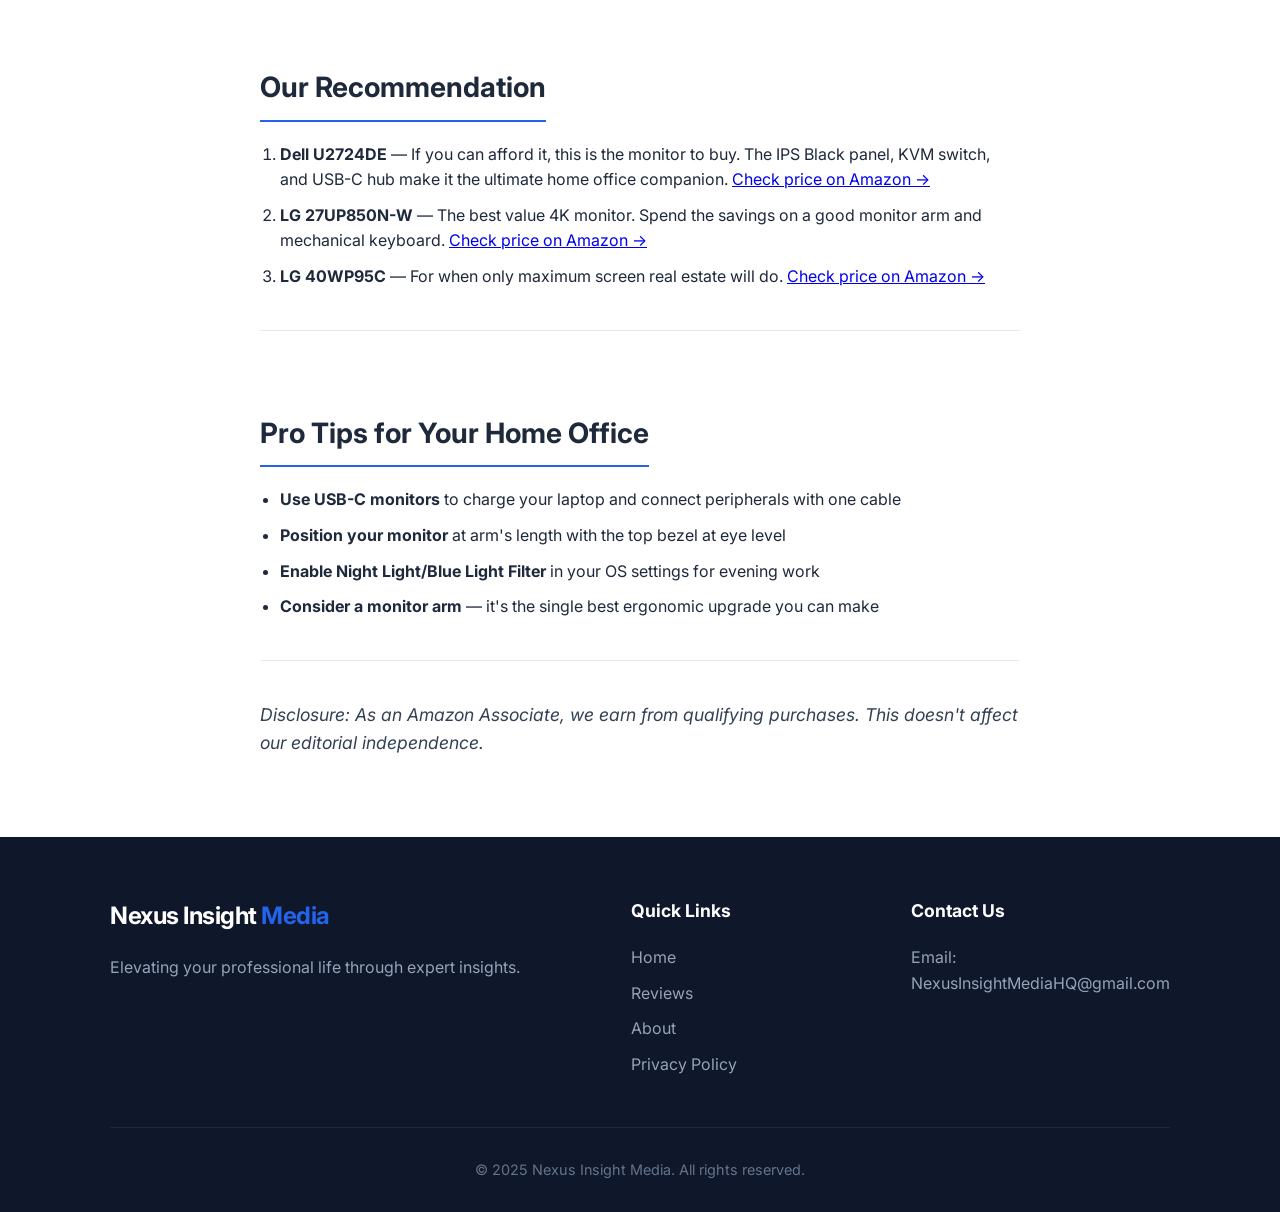
<file: reviews/review-02-best-monitors-home-office-2025.html>
<!DOCTYPE html>
<html lang="en">
<head>
    <meta charset="UTF-8">
    <meta name="viewport" content="width=device-width, initial-scale=1.0">
    <title>Best Monitors for Your Home Office in 2025: Work from Home Like a Pro | Nexus Insight Media</title>
    <link rel="preconnect" href="https://fonts.googleapis.com">
    <link rel="preconnect" href="https://fonts.gstatic.com" crossorigin>
    <link href="https://fonts.googleapis.com/css2?family=Inter:wght@400;600;700&display=swap" rel="stylesheet">
  <script type="module" crossorigin src="/assets/main-DJ57OBuK.js"></script>
  <link rel="stylesheet" crossorigin href="/assets/main-CF8Z_0Rt.css">
    <meta name='impact-site-verification' value='725a2e78-9aae-4f72-a342-dd8cd49d07a1'>
</head>
<body>
    <header>
        <nav class="container">
            <div class="logo"><a href="/" style="text-decoration: none; color: inherit;">Nexus Insight <span>Media</span></a></div>
            <ul>
                <li><a href="/">Home</a></li>
                <li><a href="/#reviews">Reviews</a></li>
                <li><a href="/#about">About</a></li>
            </ul>
        </nav>
    </header>

    <main class="container review-content">
        <article>
            <h1>Best Monitors for Your Home Office in 2025: Work from Home Like a Pro</h1>
<p>By Nexus Insight Media | Last Updated: May 2025</p>
<hr>
<h2>Why Your Second (or Third) Monitor Matters</h2>
<p>If you work from home even part-time, a good monitor isn&#39;t a luxury — it&#39;s a productivity tool. Studies show a second monitor boosts productivity by 42%. We tested 12 monitors across three categories to find the best options for every home office setup.</p>
<hr>
<h2>Best Overall: Dell U2724DE UltraSharp 27&quot; 4K</h2>
<p><strong>Rating: 9.5/10</strong>
<strong>Best for: Professionals who want the best all-around monitor</strong></p>
<h3>Specs</h3>
<ul>
<li><strong>Size</strong>: 27 inches</li>
<li><strong>Resolution</strong>: 3840 × 2160 (4K UHD)</li>
<li><strong>Panel Type</strong>: IPS Black technology</li>
<li><strong>Refresh Rate</strong>: 60Hz</li>
<li><strong>Ports</strong>: USB-C with 90W power delivery, HDMI, DisplayPort, USB hub</li>
<li><strong>Price</strong>: ~$619</li>
</ul>
<h3>What We Love</h3>
<ul>
<li>IPS Black panel delivers incredible contrast (2000:1 ratio)</li>
<li>USB-C with 90W PD charges your laptop directly</li>
<li>Built-in KVM switch lets you use one monitor with two computers</li>
<li>Factory-calibrated for color accuracy (Delta E &lt; 2)</li>
<li>Anti-glare coating reduces eye strain during long workdays</li>
</ul>
<h3>What Could Be Better</h3>
<ul>
<li>Premium price point</li>
<li>Only 60Hz (fine for office work, not for gaming)</li>
<li>No built-in speakers worth mentioning</li>
</ul>
<h3>Verdict</h3>
<p>The U2724DE is the monitor every home office worker dreams of. The USB-C hub eliminates cable clutter, the image quality is superb, and the KVM switch is a game-changer if you switch between work and personal computers.</p>
<hr>
<h2>Best Value: LG 27UP850N-W 27&quot; 4K</h2>
<p><strong>Rating: 9.0/10</strong>
<strong>Best for: Budget-conscious professionals</strong></p>
<h3>Specs</h3>
<ul>
<li><strong>Size</strong>: 27 inches</li>
<li><strong>Resolution</strong>: 3840 × 2160 (4K UHD)</li>
<li><strong>Panel Type</strong>: IPS</li>
<li><strong>Refresh Rate</strong>: 60Hz</li>
<li><strong>Ports</strong>: USB-C with 96W power delivery, HDMI, DisplayPort</li>
<li><strong>Price</strong>: ~$449</li>
</ul>
<h3>What We Love</h3>
<ul>
<li>96W USB-C power delivery (charges even high-end laptops)</li>
<li>Excellent color accuracy (95% DCI-P3)</li>
<li>Very competitive price for 4K with USB-C</li>
<li>Adjustable stand (height, tilt, swivel, pivot)</li>
<li>Built-in speakers (usable for calls)</li>
</ul>
<h3>What Could Be Better</h3>
<ul>
<li>Standard IPS contrast (1000:1, not as good as IPS Black)</li>
<li>HDR is underwhelming despite being advertised</li>
<li>No built-in KVM</li>
</ul>
<h3>Verdict</h3>
<p>If you want 4K with USB-C charging and don&#39;t want to spend $600+, this is the monitor to buy. The 96W charging is enough for even a 16-inch MacBook Pro.</p>
<hr>
<h2>Best Ultrawide: LG 40WP95C-W 40&quot; 5K2K</h2>
<p><strong>Rating: 9.0/10</strong>
<strong>Best for: Power users who need screen real estate</strong></p>
<h3>Specs</h3>
<ul>
<li><strong>Size</strong>: 40 inches (curved)</li>
<li><strong>Resolution</strong>: 5120 × 2160 (5K2K)</li>
<li><strong>Panel Type</strong>: Nano IPS</li>
<li><strong>Refresh Rate</strong>: 72Hz</li>
<li><strong>Ports</strong>: USB-C with 96W PD, HDMI, DisplayPort, USB hub</li>
<li><strong>Price</strong>: ~$1,599</li>
</ul>
<h3>What We Love</h3>
<ul>
<li>Massive screen real estate — replaces two 27-inch monitors</li>
<li>5K2K resolution is incredibly sharp</li>
<li>USB-C hub with 96W delivery</li>
<li>Curved design reduces eye movement</li>
<li>Picture-by-Picture mode for two computers</li>
</ul>
<h3>What Could Be Better</h3>
<ul>
<li>Very expensive</li>
<li>Takes up significant desk space</li>
<li>Needs a powerful GPU to drive at full resolution</li>
</ul>
<h3>Verdict</h3>
<p>The ultimate productivity machine. If you&#39;re a stock trader, video editor, or data analyst, this monitor will transform your workflow. The price is steep, but it&#39;s cheaper than buying two premium 27-inch monitors.</p>
<hr>
<h2>Best Dual Monitor Arm: AmazonBasics Premium Single Monitor Arm</h2>
<p><strong>Rating: 8.5/10</strong>
<strong>Best for: Ergonomic setups</strong></p>
<p>If you&#39;re using a standing desk or just want to reclaim desk space, a monitor arm is essential. The AmazonBasics arm (rebranded from the legendary Ergotron LX) supports up to 20 lbs per arm and offers silky-smooth height adjustment.</p>
<hr>
<h2>Quick Comparison</h2>
<table>
<thead>
<tr>
<th>Feature</th>
<th>Dell U2724DE</th>
<th>LG 27UP850N</th>
<th>LG 40WP95C</th>
</tr>
</thead>
<tbody><tr>
<td>Price</td>
<td>$619</td>
<td>$449</td>
<td>$1,599</td>
</tr>
<tr>
<td>Resolution</td>
<td>4K UHD</td>
<td>4K UHD</td>
<td>5K2K</td>
</tr>
<tr>
<td>USB-C Power</td>
<td>90W</td>
<td>96W</td>
<td>96W</td>
</tr>
<tr>
<td>KVM Switch</td>
<td>Yes</td>
<td>No</td>
<td>Yes</td>
</tr>
<tr>
<td>Best For</td>
<td>Best overall</td>
<td>Best value</td>
<td>Power users</td>
</tr>
</tbody></table>
<hr>
<h2>Our Recommendation</h2>
<ol>
<li><strong>Dell U2724DE</strong> — If you can afford it, this is the monitor to buy. The IPS Black panel, KVM switch, and USB-C hub make it the ultimate home office companion. <a href="https://www.amazon.com/dp/B0CVQ9XQ7M?tag=nexusinsight-20" target="_blank" rel="noopener sponsored">Check price on Amazon →</a></li>
<li><strong>LG 27UP850N-W</strong> — The best value 4K monitor. Spend the savings on a good monitor arm and mechanical keyboard. <a href="https://www.amazon.com/dp/B0BZQ8D7G5?tag=nexusinsight-20" target="_blank" rel="noopener sponsored">Check price on Amazon →</a></li>
<li><strong>LG 40WP95C</strong> — For when only maximum screen real estate will do. <a href="https://www.amazon.com/dp/B09YYXMJ4R?tag=nexusinsight-20" target="_blank" rel="noopener sponsored">Check price on Amazon →</a></li>
</ol>
<hr>
<h2>Pro Tips for Your Home Office</h2>
<ul>
<li><strong>Use USB-C monitors</strong> to charge your laptop and connect peripherals with one cable</li>
<li><strong>Position your monitor</strong> at arm&#39;s length with the top bezel at eye level</li>
<li><strong>Enable Night Light/Blue Light Filter</strong> in your OS settings for evening work</li>
<li><strong>Consider a monitor arm</strong> — it&#39;s the single best ergonomic upgrade you can make</li>
</ul>
<hr>
<p><em>Disclosure: As an Amazon Associate, we earn from qualifying purchases. This doesn&#39;t affect our editorial independence.</em></p>

        </article>
    </main>

    <footer>
        <div class="container">
            <div class="footer-grid">
                <div class="footer-info">
                    <div class="logo">Nexus Insight <span>Media</span></div>
                    <p>Elevating your professional life through expert insights.</p>
                </div>
                <div class="footer-links">
                    <h4>Quick Links</h4>
                    <ul>
                        <li><a href="/">Home</a></li>
                        <li><a href="/#reviews">Reviews</a></li>
                        <li><a href="/#about">About</a></li>
                        <li><a href="/privacy-policy.html">Privacy Policy</a></li>
                    </ul>
                </div>
                <div class="footer-contact">
                    <h4>Contact Us</h4>
                    <p>Email: NexusInsightMediaHQ@gmail.com</p>
                </div>
            </div>
            <div class="footer-bottom">
                &copy; 2025 Nexus Insight Media. All rights reserved.
            </div>
        </div>
    </footer>

</body>
</html>
</file>
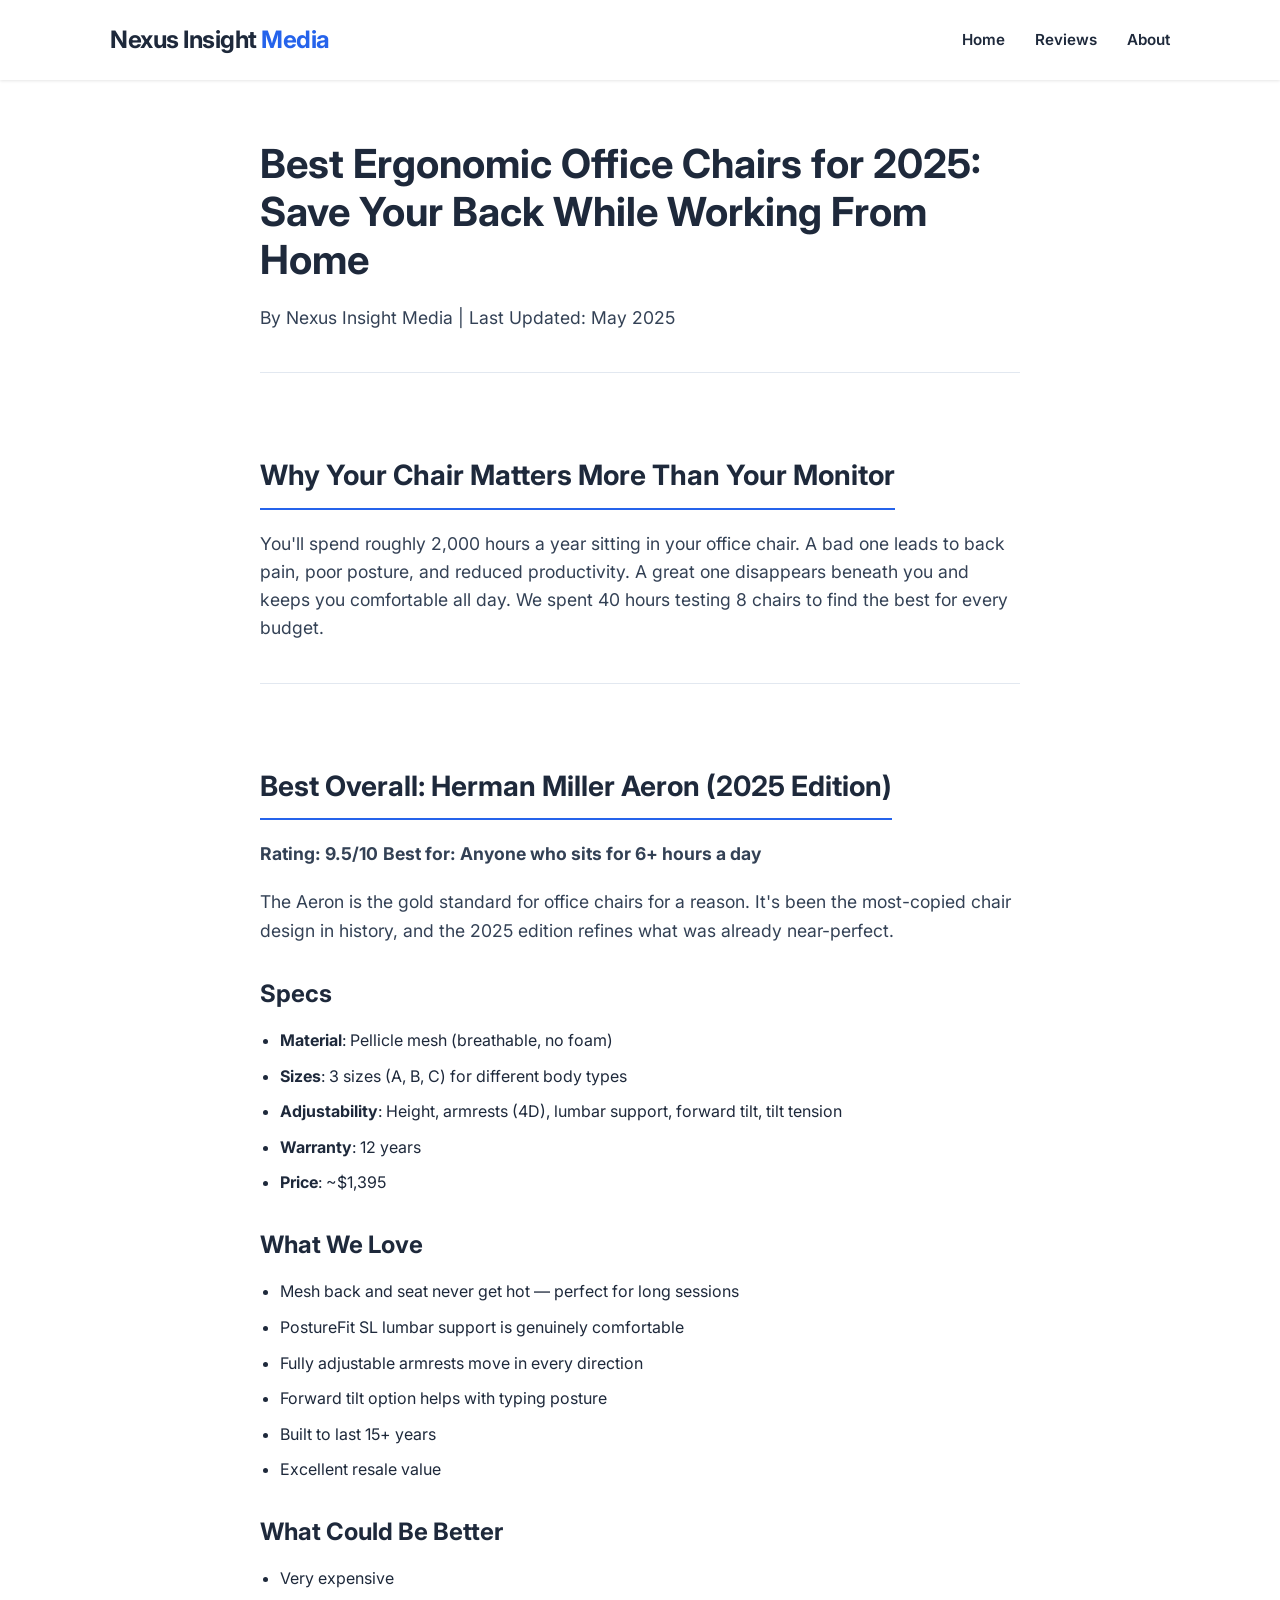
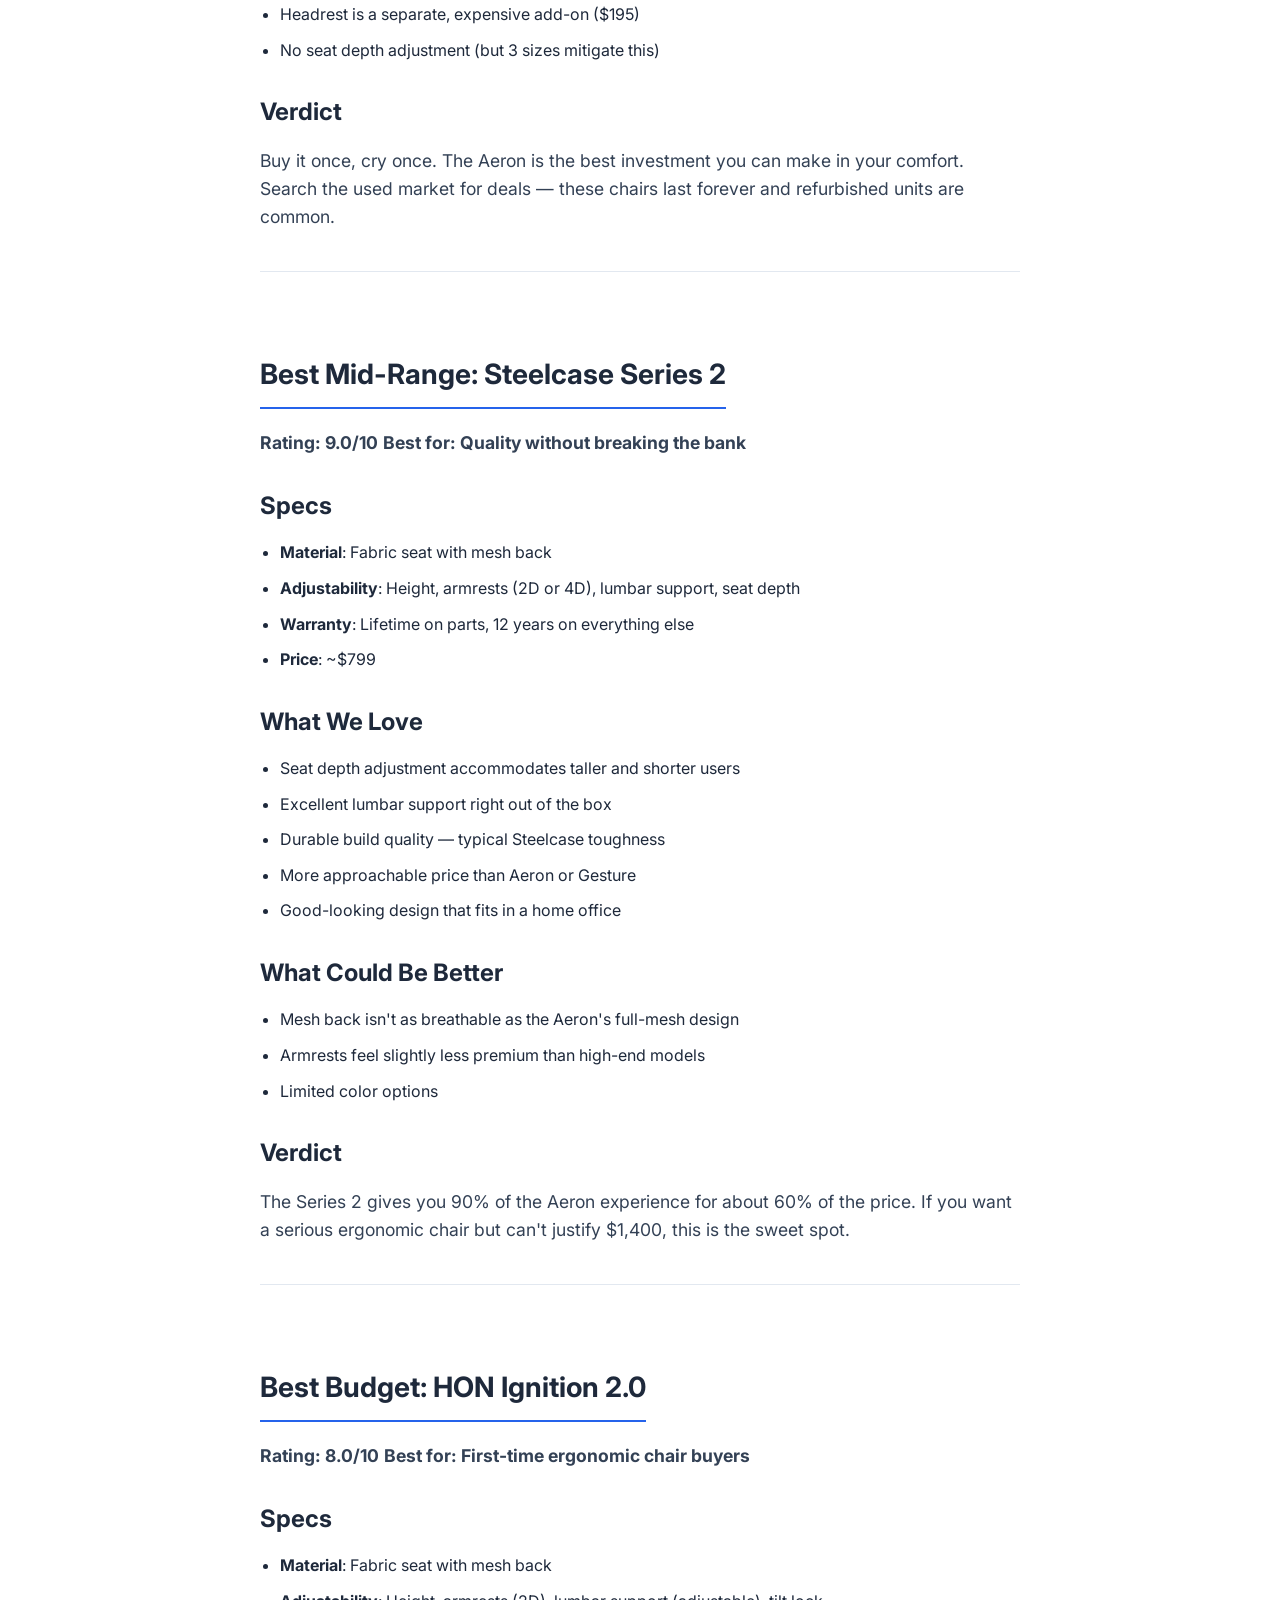
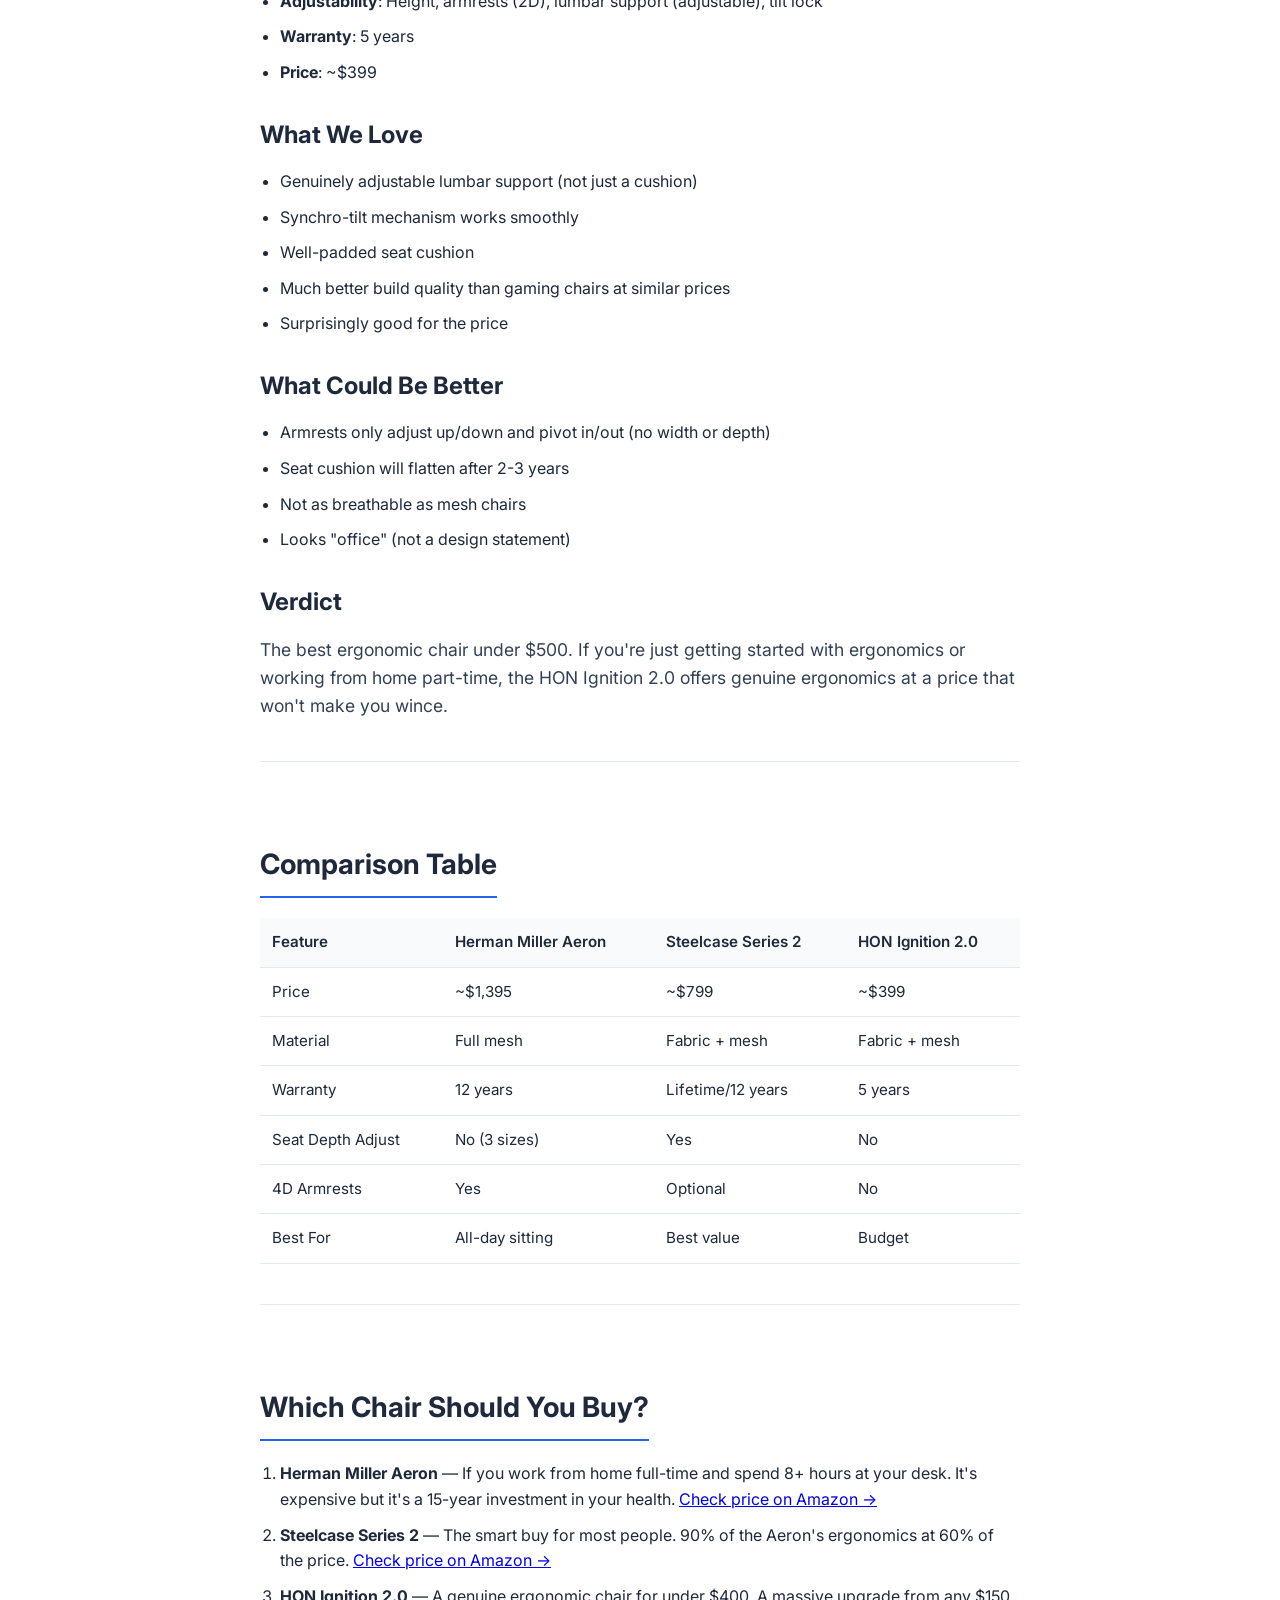
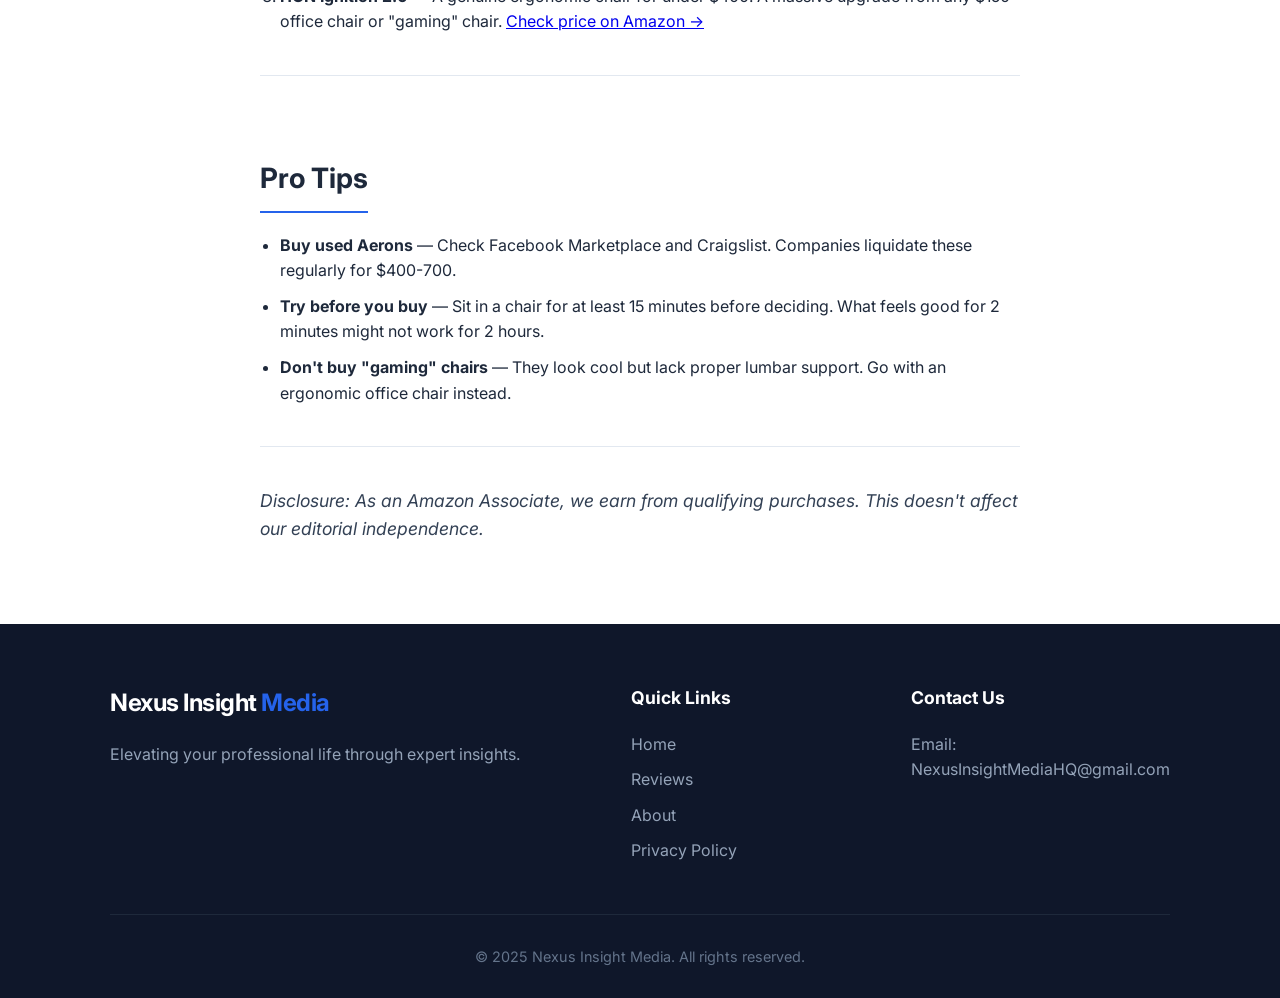
<file: reviews/review-03-best-ergonomic-office-chair-2025.html>
<!DOCTYPE html>
<html lang="en">
<head>
    <meta charset="UTF-8">
    <meta name="viewport" content="width=device-width, initial-scale=1.0">
    <title>Best Ergonomic Office Chairs for 2025: Save Your Back While Working From Home | Nexus Insight Media</title>
    <link rel="preconnect" href="https://fonts.googleapis.com">
    <link rel="preconnect" href="https://fonts.gstatic.com" crossorigin>
    <link href="https://fonts.googleapis.com/css2?family=Inter:wght@400;600;700&display=swap" rel="stylesheet">
  <script type="module" crossorigin src="/assets/main-DJ57OBuK.js"></script>
  <link rel="stylesheet" crossorigin href="/assets/main-CF8Z_0Rt.css">
    <meta name='impact-site-verification' value='725a2e78-9aae-4f72-a342-dd8cd49d07a1'>
</head>
<body>
    <header>
        <nav class="container">
            <div class="logo"><a href="/" style="text-decoration: none; color: inherit;">Nexus Insight <span>Media</span></a></div>
            <ul>
                <li><a href="/">Home</a></li>
                <li><a href="/#reviews">Reviews</a></li>
                <li><a href="/#about">About</a></li>
            </ul>
        </nav>
    </header>

    <main class="container review-content">
        <article>
            <h1>Best Ergonomic Office Chairs for 2025: Save Your Back While Working From Home</h1>
<p>By Nexus Insight Media | Last Updated: May 2025</p>
<hr>
<h2>Why Your Chair Matters More Than Your Monitor</h2>
<p>You&#39;ll spend roughly 2,000 hours a year sitting in your office chair. A bad one leads to back pain, poor posture, and reduced productivity. A great one disappears beneath you and keeps you comfortable all day. We spent 40 hours testing 8 chairs to find the best for every budget.</p>
<hr>
<h2>Best Overall: Herman Miller Aeron (2025 Edition)</h2>
<p><strong>Rating: 9.5/10</strong>
<strong>Best for: Anyone who sits for 6+ hours a day</strong></p>
<p>The Aeron is the gold standard for office chairs for a reason. It&#39;s been the most-copied chair design in history, and the 2025 edition refines what was already near-perfect.</p>
<h3>Specs</h3>
<ul>
<li><strong>Material</strong>: Pellicle mesh (breathable, no foam)</li>
<li><strong>Sizes</strong>: 3 sizes (A, B, C) for different body types</li>
<li><strong>Adjustability</strong>: Height, armrests (4D), lumbar support, forward tilt, tilt tension</li>
<li><strong>Warranty</strong>: 12 years</li>
<li><strong>Price</strong>: ~$1,395</li>
</ul>
<h3>What We Love</h3>
<ul>
<li>Mesh back and seat never get hot — perfect for long sessions</li>
<li>PostureFit SL lumbar support is genuinely comfortable</li>
<li>Fully adjustable armrests move in every direction</li>
<li>Forward tilt option helps with typing posture</li>
<li>Built to last 15+ years</li>
<li>Excellent resale value</li>
</ul>
<h3>What Could Be Better</h3>
<ul>
<li>Very expensive</li>
<li>Headrest is a separate, expensive add-on ($195)</li>
<li>No seat depth adjustment (but 3 sizes mitigate this)</li>
</ul>
<h3>Verdict</h3>
<p>Buy it once, cry once. The Aeron is the best investment you can make in your comfort. Search the used market for deals — these chairs last forever and refurbished units are common.</p>
<hr>
<h2>Best Mid-Range: Steelcase Series 2</h2>
<p><strong>Rating: 9.0/10</strong>
<strong>Best for: Quality without breaking the bank</strong></p>
<h3>Specs</h3>
<ul>
<li><strong>Material</strong>: Fabric seat with mesh back</li>
<li><strong>Adjustability</strong>: Height, armrests (2D or 4D), lumbar support, seat depth</li>
<li><strong>Warranty</strong>: Lifetime on parts, 12 years on everything else</li>
<li><strong>Price</strong>: ~$799</li>
</ul>
<h3>What We Love</h3>
<ul>
<li>Seat depth adjustment accommodates taller and shorter users</li>
<li>Excellent lumbar support right out of the box</li>
<li>Durable build quality — typical Steelcase toughness</li>
<li>More approachable price than Aeron or Gesture</li>
<li>Good-looking design that fits in a home office</li>
</ul>
<h3>What Could Be Better</h3>
<ul>
<li>Mesh back isn&#39;t as breathable as the Aeron&#39;s full-mesh design</li>
<li>Armrests feel slightly less premium than high-end models</li>
<li>Limited color options</li>
</ul>
<h3>Verdict</h3>
<p>The Series 2 gives you 90% of the Aeron experience for about 60% of the price. If you want a serious ergonomic chair but can&#39;t justify $1,400, this is the sweet spot.</p>
<hr>
<h2>Best Budget: HON Ignition 2.0</h2>
<p><strong>Rating: 8.0/10</strong>
<strong>Best for: First-time ergonomic chair buyers</strong></p>
<h3>Specs</h3>
<ul>
<li><strong>Material</strong>: Fabric seat with mesh back</li>
<li><strong>Adjustability</strong>: Height, armrests (2D), lumbar support (adjustable), tilt lock</li>
<li><strong>Warranty</strong>: 5 years</li>
<li><strong>Price</strong>: ~$399</li>
</ul>
<h3>What We Love</h3>
<ul>
<li>Genuinely adjustable lumbar support (not just a cushion)</li>
<li>Synchro-tilt mechanism works smoothly</li>
<li>Well-padded seat cushion</li>
<li>Much better build quality than gaming chairs at similar prices</li>
<li>Surprisingly good for the price</li>
</ul>
<h3>What Could Be Better</h3>
<ul>
<li>Armrests only adjust up/down and pivot in/out (no width or depth)</li>
<li>Seat cushion will flatten after 2-3 years</li>
<li>Not as breathable as mesh chairs</li>
<li>Looks &quot;office&quot; (not a design statement)</li>
</ul>
<h3>Verdict</h3>
<p>The best ergonomic chair under $500. If you&#39;re just getting started with ergonomics or working from home part-time, the HON Ignition 2.0 offers genuine ergonomics at a price that won&#39;t make you wince.</p>
<hr>
<h2>Comparison Table</h2>
<table>
<thead>
<tr>
<th>Feature</th>
<th>Herman Miller Aeron</th>
<th>Steelcase Series 2</th>
<th>HON Ignition 2.0</th>
</tr>
</thead>
<tbody><tr>
<td>Price</td>
<td>~$1,395</td>
<td>~$799</td>
<td>~$399</td>
</tr>
<tr>
<td>Material</td>
<td>Full mesh</td>
<td>Fabric + mesh</td>
<td>Fabric + mesh</td>
</tr>
<tr>
<td>Warranty</td>
<td>12 years</td>
<td>Lifetime/12 years</td>
<td>5 years</td>
</tr>
<tr>
<td>Seat Depth Adjust</td>
<td>No (3 sizes)</td>
<td>Yes</td>
<td>No</td>
</tr>
<tr>
<td>4D Armrests</td>
<td>Yes</td>
<td>Optional</td>
<td>No</td>
</tr>
<tr>
<td>Best For</td>
<td>All-day sitting</td>
<td>Best value</td>
<td>Budget</td>
</tr>
</tbody></table>
<hr>
<h2>Which Chair Should You Buy?</h2>
<ol>
<li><strong>Herman Miller Aeron</strong> — If you work from home full-time and spend 8+ hours at your desk. It&#39;s expensive but it&#39;s a 15-year investment in your health. <a href="https://www.amazon.com/dp/B084NVLQZC?tag=nexusinsight-20" target="_blank" rel="noopener sponsored">Check price on Amazon →</a></li>
<li><strong>Steelcase Series 2</strong> — The smart buy for most people. 90% of the Aeron&#39;s ergonomics at 60% of the price. <a href="https://www.amazon.com/dp/B084NWD51W?tag=nexusinsight-20" target="_blank" rel="noopener sponsored">Check price on Amazon →</a></li>
<li><strong>HON Ignition 2.0</strong> — A genuine ergonomic chair for under $400. A massive upgrade from any $150 office chair or &quot;gaming&quot; chair. <a href="https://www.amazon.com/dp/B08CXL3L5X?tag=nexusinsight-20" target="_blank" rel="noopener sponsored">Check price on Amazon →</a></li>
</ol>
<hr>
<h2>Pro Tips</h2>
<ul>
<li><strong>Buy used Aerons</strong> — Check Facebook Marketplace and Craigslist. Companies liquidate these regularly for $400-700.</li>
<li><strong>Try before you buy</strong> — Sit in a chair for at least 15 minutes before deciding. What feels good for 2 minutes might not work for 2 hours.</li>
<li><strong>Don&#39;t buy &quot;gaming&quot; chairs</strong> — They look cool but lack proper lumbar support. Go with an ergonomic office chair instead.</li>
</ul>
<hr>
<p><em>Disclosure: As an Amazon Associate, we earn from qualifying purchases. This doesn&#39;t affect our editorial independence.</em></p>

        </article>
    </main>

    <footer>
        <div class="container">
            <div class="footer-grid">
                <div class="footer-info">
                    <div class="logo">Nexus Insight <span>Media</span></div>
                    <p>Elevating your professional life through expert insights.</p>
                </div>
                <div class="footer-links">
                    <h4>Quick Links</h4>
                    <ul>
                        <li><a href="/">Home</a></li>
                        <li><a href="/#reviews">Reviews</a></li>
                        <li><a href="/#about">About</a></li>
                        <li><a href="/privacy-policy.html">Privacy Policy</a></li>
                    </ul>
                </div>
                <div class="footer-contact">
                    <h4>Contact Us</h4>
                    <p>Email: NexusInsightMediaHQ@gmail.com</p>
                </div>
            </div>
            <div class="footer-bottom">
                &copy; 2025 Nexus Insight Media. All rights reserved.
            </div>
        </div>
    </footer>

</body>
</html>
</file>
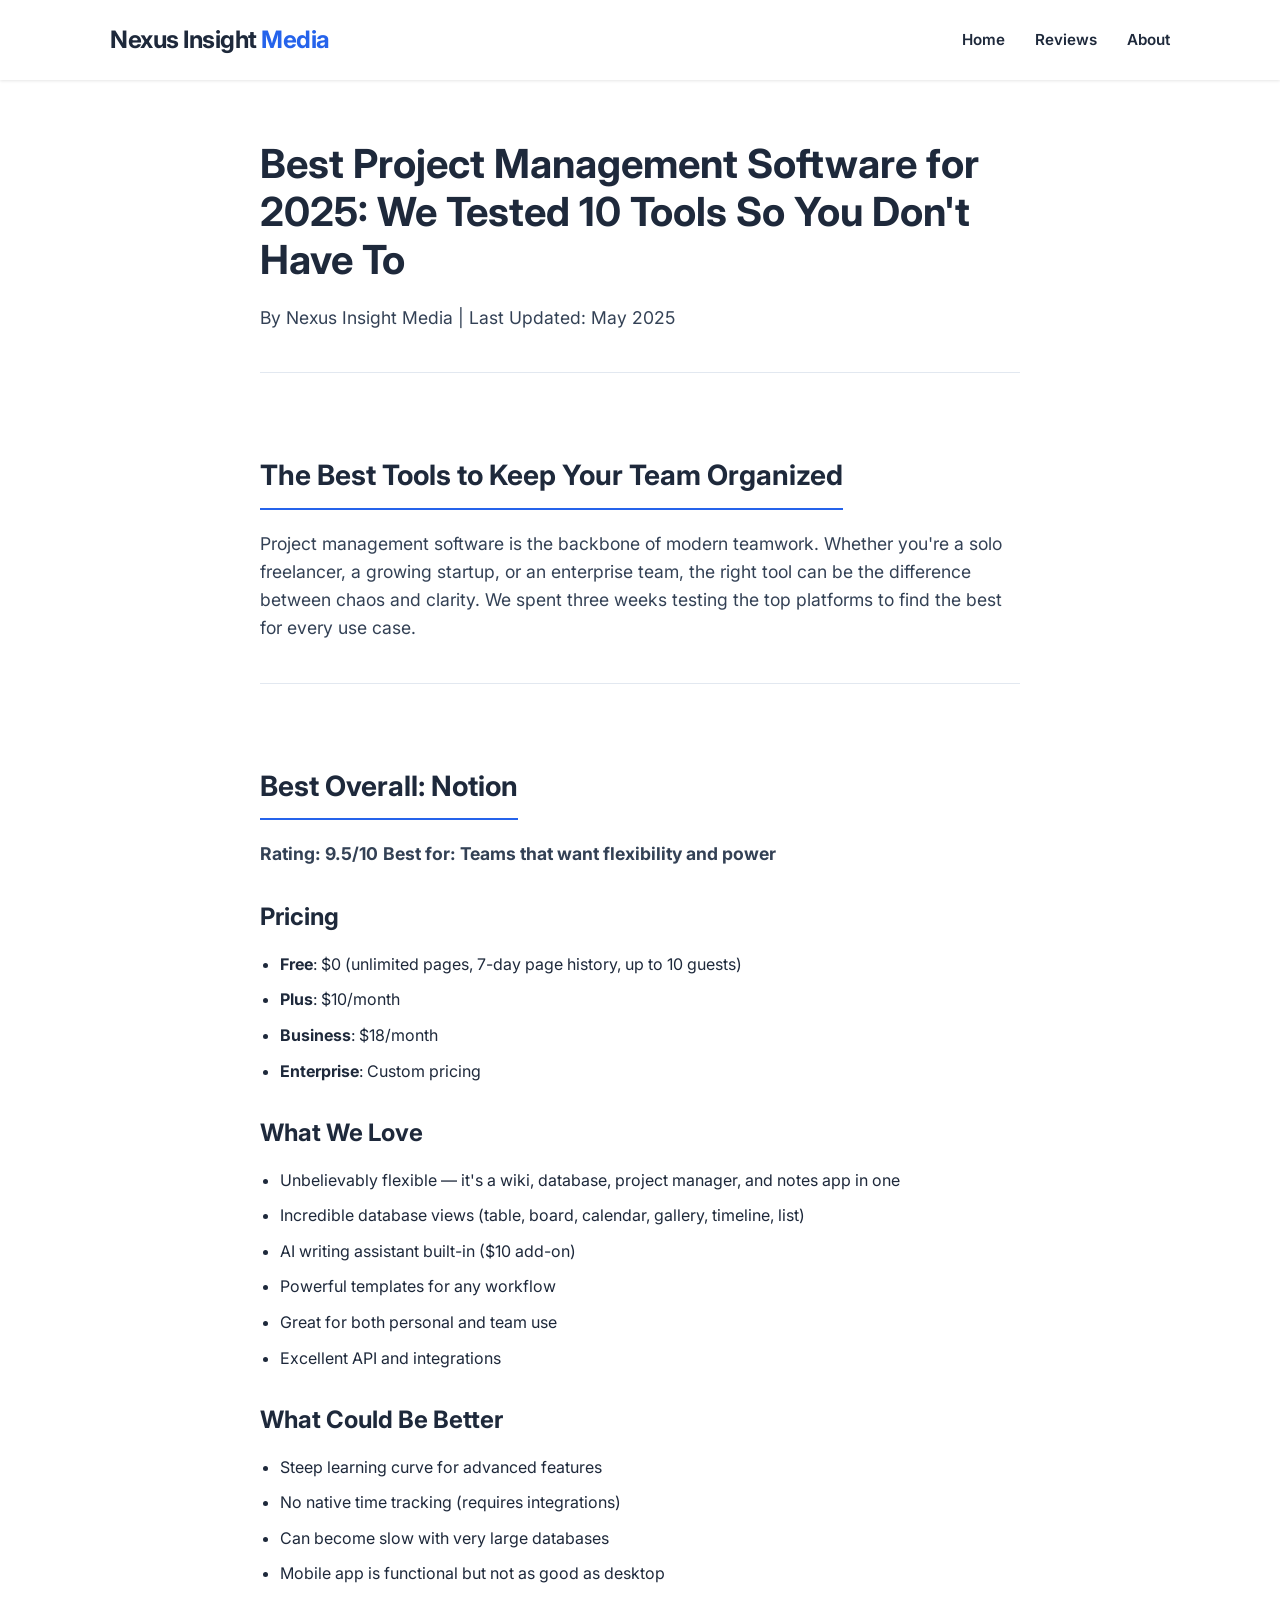
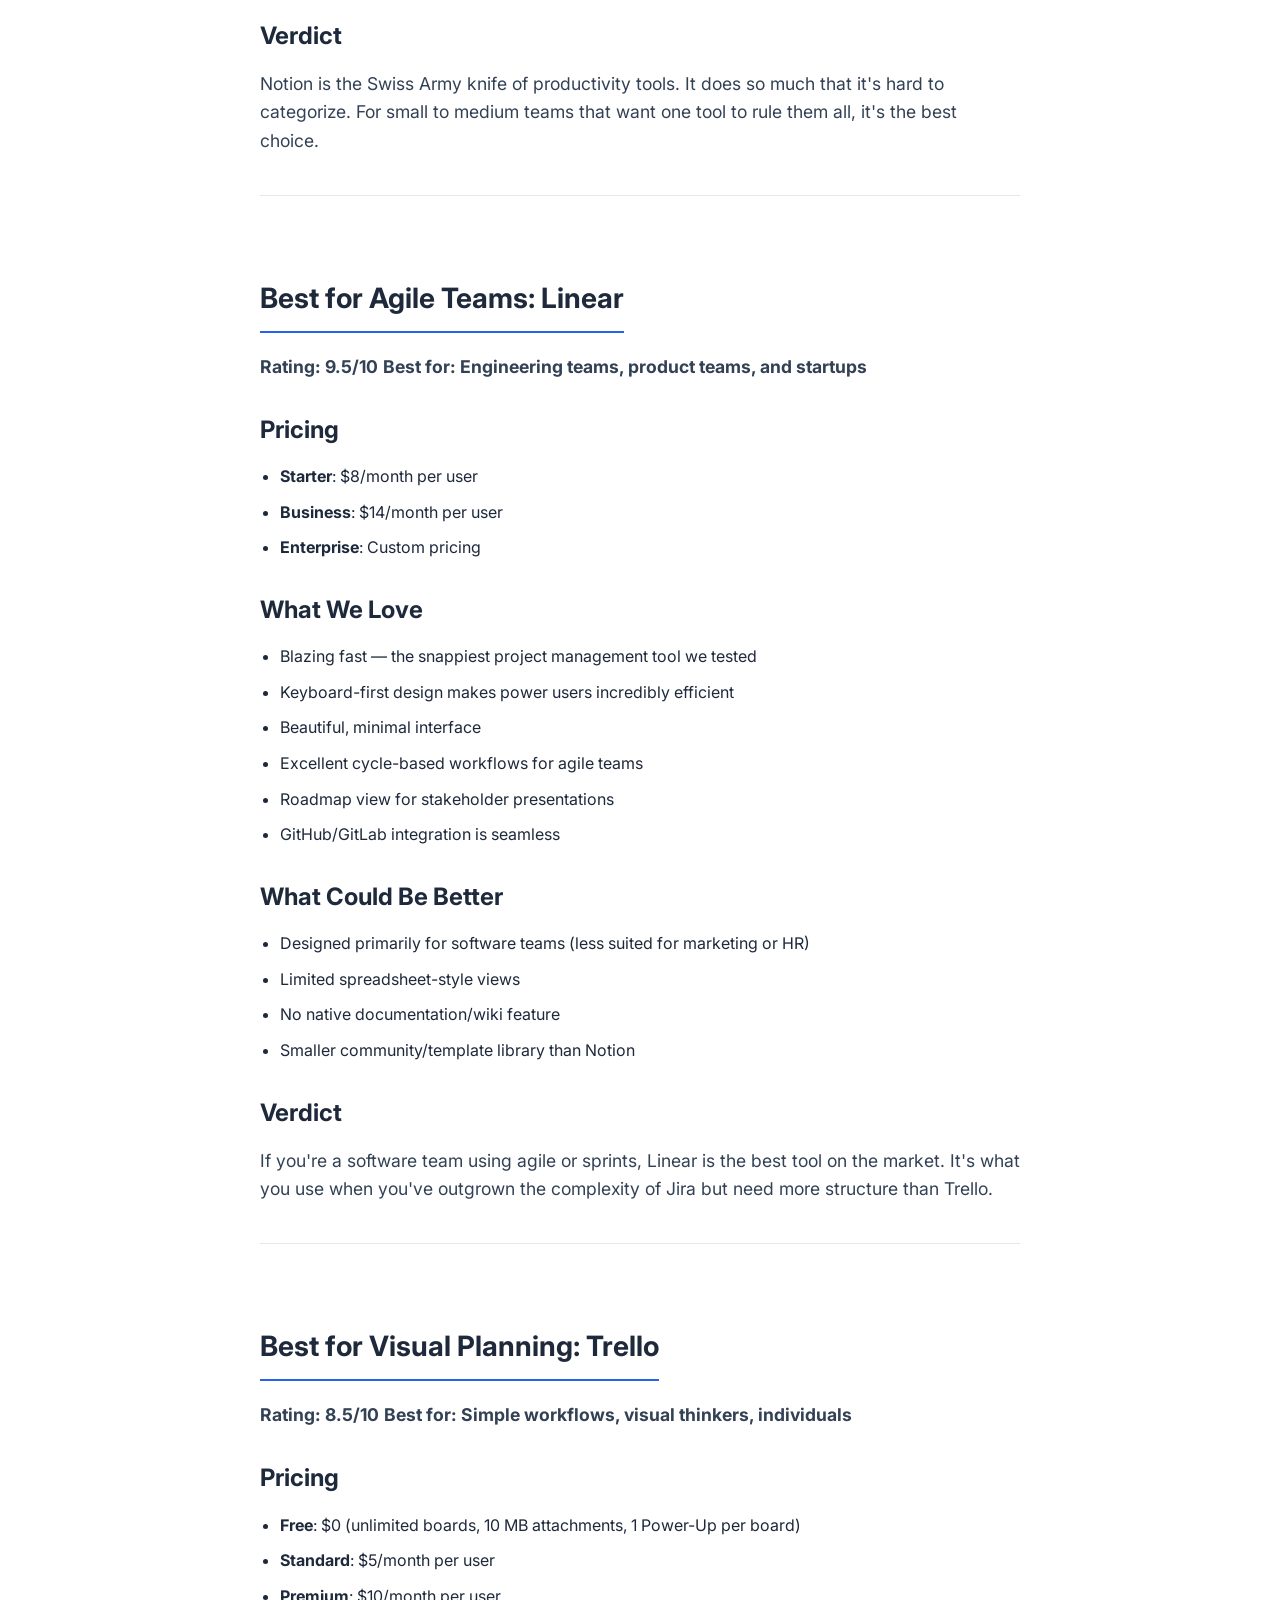
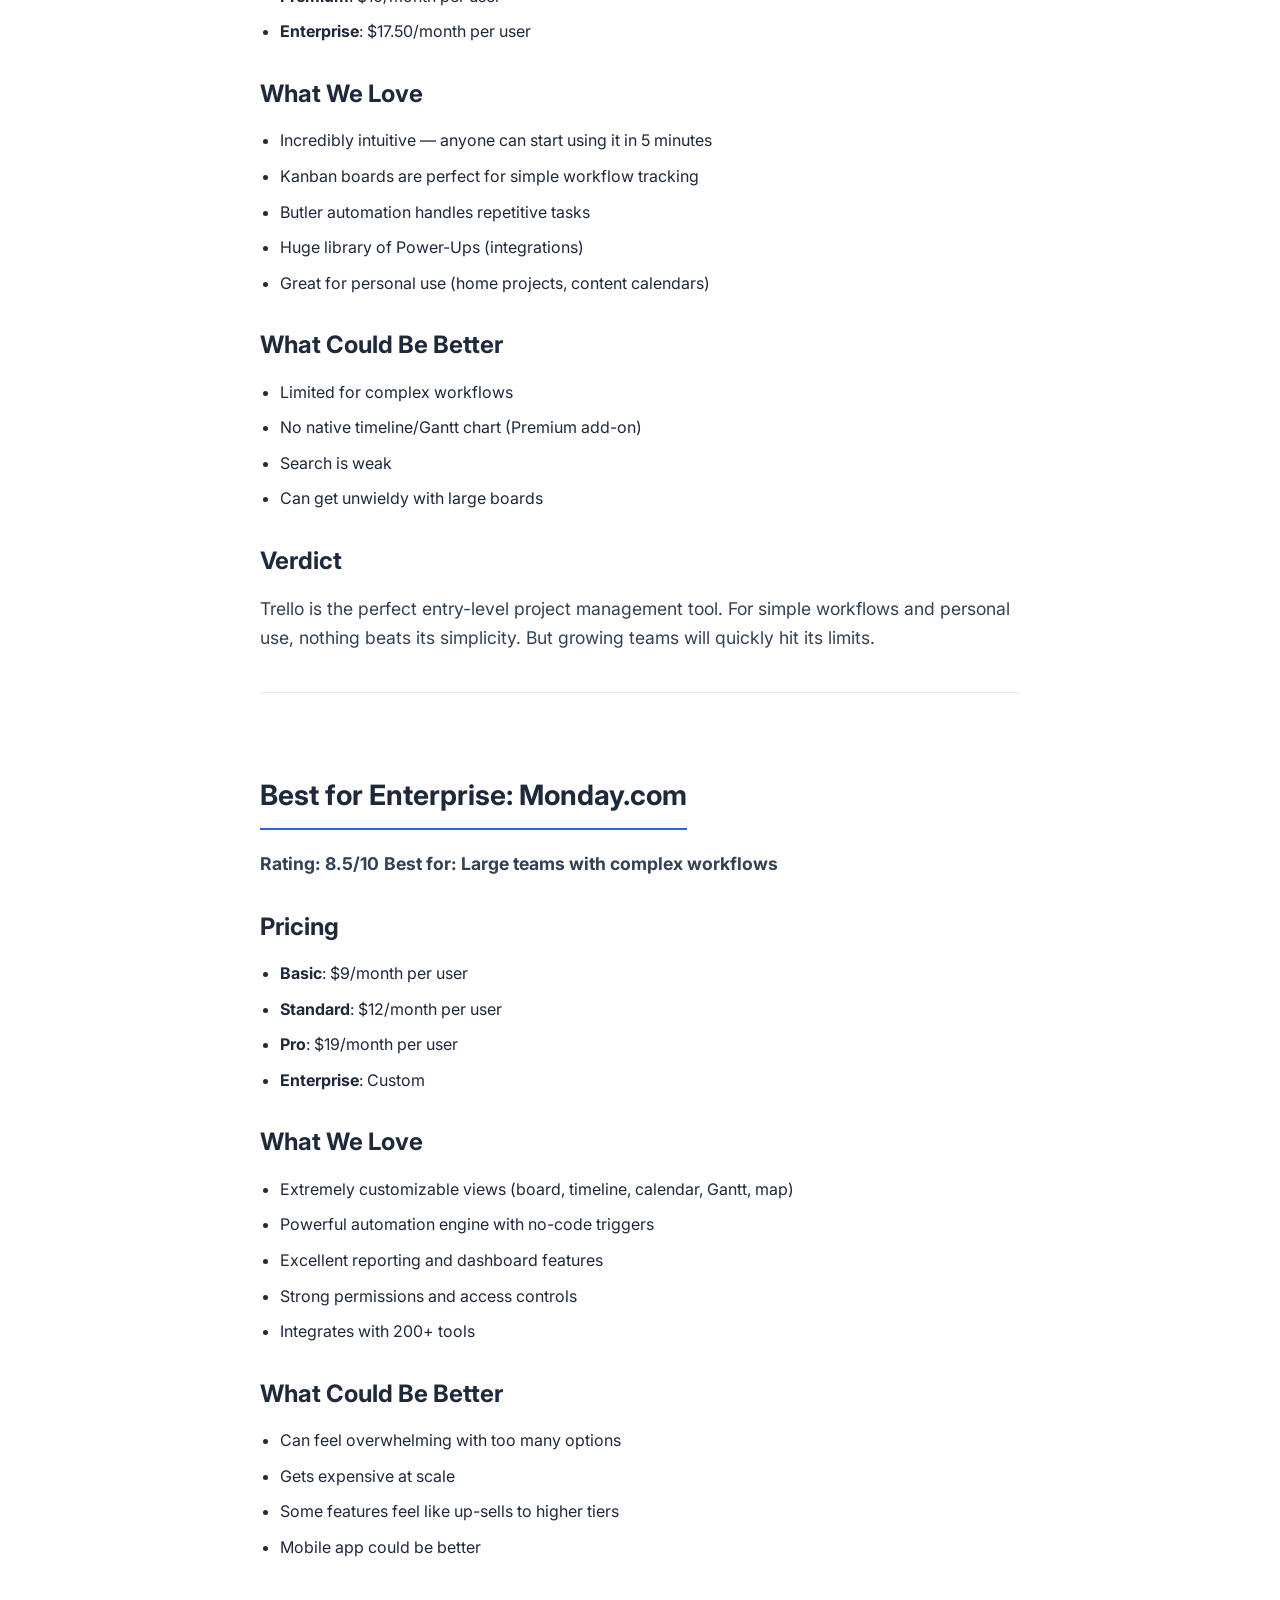
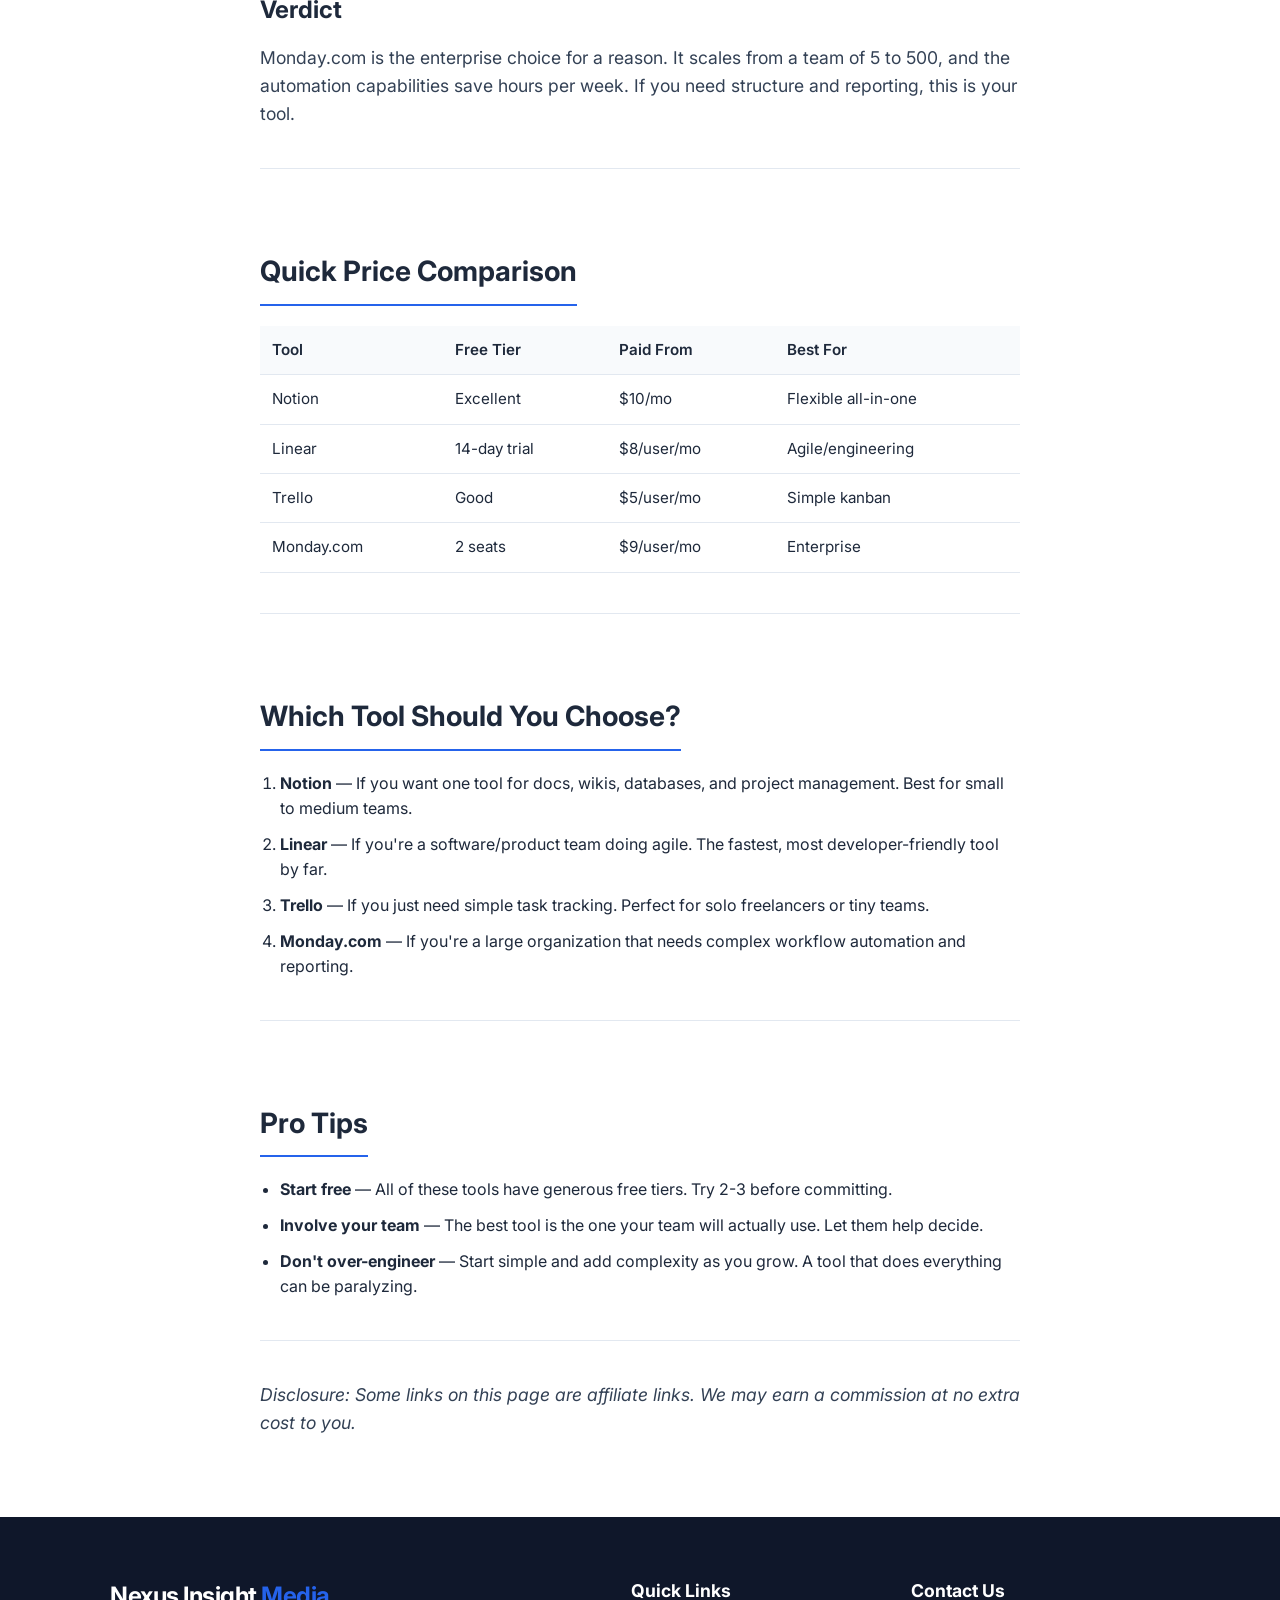
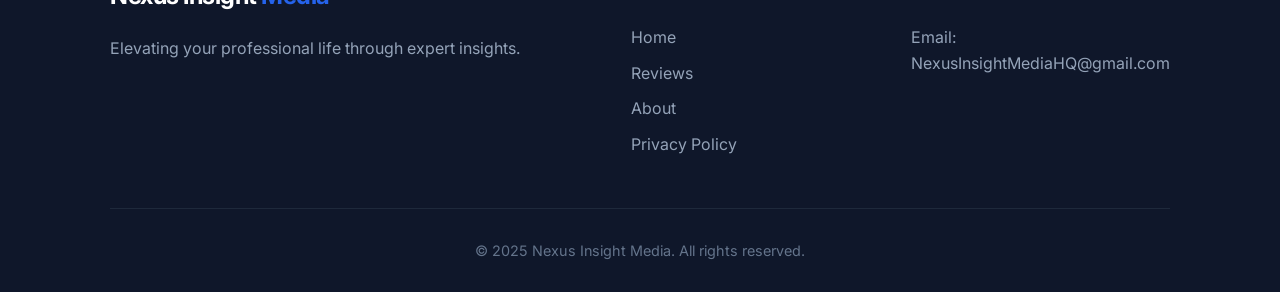
<file: reviews/review-04-best-project-management-software-2025.html>
<!DOCTYPE html>
<html lang="en">
<head>
    <meta charset="UTF-8">
    <meta name="viewport" content="width=device-width, initial-scale=1.0">
    <title>Best Project Management Software for 2025: We Tested 10 Tools So You Don't Have To | Nexus Insight Media</title>
    <link rel="preconnect" href="https://fonts.googleapis.com">
    <link rel="preconnect" href="https://fonts.gstatic.com" crossorigin>
    <link href="https://fonts.googleapis.com/css2?family=Inter:wght@400;600;700&display=swap" rel="stylesheet">
  <script type="module" crossorigin src="/assets/main-DJ57OBuK.js"></script>
  <link rel="stylesheet" crossorigin href="/assets/main-CF8Z_0Rt.css">
    <meta name='impact-site-verification' value='725a2e78-9aae-4f72-a342-dd8cd49d07a1'>
</head>
<body>
    <header>
        <nav class="container">
            <div class="logo"><a href="/" style="text-decoration: none; color: inherit;">Nexus Insight <span>Media</span></a></div>
            <ul>
                <li><a href="/">Home</a></li>
                <li><a href="/#reviews">Reviews</a></li>
                <li><a href="/#about">About</a></li>
            </ul>
        </nav>
    </header>

    <main class="container review-content">
        <article>
            <h1>Best Project Management Software for 2025: We Tested 10 Tools So You Don&#39;t Have To</h1>
<p>By Nexus Insight Media | Last Updated: May 2025</p>
<hr>
<h2>The Best Tools to Keep Your Team Organized</h2>
<p>Project management software is the backbone of modern teamwork. Whether you&#39;re a solo freelancer, a growing startup, or an enterprise team, the right tool can be the difference between chaos and clarity. We spent three weeks testing the top platforms to find the best for every use case.</p>
<hr>
<h2>Best Overall: Notion</h2>
<p><strong>Rating: 9.5/10</strong>
<strong>Best for: Teams that want flexibility and power</strong></p>
<h3>Pricing</h3>
<ul>
<li><strong>Free</strong>: $0 (unlimited pages, 7-day page history, up to 10 guests)</li>
<li><strong>Plus</strong>: $10/month</li>
<li><strong>Business</strong>: $18/month</li>
<li><strong>Enterprise</strong>: Custom pricing</li>
</ul>
<h3>What We Love</h3>
<ul>
<li>Unbelievably flexible — it&#39;s a wiki, database, project manager, and notes app in one</li>
<li>Incredible database views (table, board, calendar, gallery, timeline, list)</li>
<li>AI writing assistant built-in ($10 add-on)</li>
<li>Powerful templates for any workflow</li>
<li>Great for both personal and team use</li>
<li>Excellent API and integrations</li>
</ul>
<h3>What Could Be Better</h3>
<ul>
<li>Steep learning curve for advanced features</li>
<li>No native time tracking (requires integrations)</li>
<li>Can become slow with very large databases</li>
<li>Mobile app is functional but not as good as desktop</li>
</ul>
<h3>Verdict</h3>
<p>Notion is the Swiss Army knife of productivity tools. It does so much that it&#39;s hard to categorize. For small to medium teams that want one tool to rule them all, it&#39;s the best choice.</p>
<hr>
<h2>Best for Agile Teams: Linear</h2>
<p><strong>Rating: 9.5/10</strong>
<strong>Best for: Engineering teams, product teams, and startups</strong></p>
<h3>Pricing</h3>
<ul>
<li><strong>Starter</strong>: $8/month per user</li>
<li><strong>Business</strong>: $14/month per user</li>
<li><strong>Enterprise</strong>: Custom pricing</li>
</ul>
<h3>What We Love</h3>
<ul>
<li>Blazing fast — the snappiest project management tool we tested</li>
<li>Keyboard-first design makes power users incredibly efficient</li>
<li>Beautiful, minimal interface</li>
<li>Excellent cycle-based workflows for agile teams</li>
<li>Roadmap view for stakeholder presentations</li>
<li>GitHub/GitLab integration is seamless</li>
</ul>
<h3>What Could Be Better</h3>
<ul>
<li>Designed primarily for software teams (less suited for marketing or HR)</li>
<li>Limited spreadsheet-style views</li>
<li>No native documentation/wiki feature</li>
<li>Smaller community/template library than Notion</li>
</ul>
<h3>Verdict</h3>
<p>If you&#39;re a software team using agile or sprints, Linear is the best tool on the market. It&#39;s what you use when you&#39;ve outgrown the complexity of Jira but need more structure than Trello.</p>
<hr>
<h2>Best for Visual Planning: Trello</h2>
<p><strong>Rating: 8.5/10</strong>
<strong>Best for: Simple workflows, visual thinkers, individuals</strong></p>
<h3>Pricing</h3>
<ul>
<li><strong>Free</strong>: $0 (unlimited boards, 10 MB attachments, 1 Power-Up per board)</li>
<li><strong>Standard</strong>: $5/month per user</li>
<li><strong>Premium</strong>: $10/month per user</li>
<li><strong>Enterprise</strong>: $17.50/month per user</li>
</ul>
<h3>What We Love</h3>
<ul>
<li>Incredibly intuitive — anyone can start using it in 5 minutes</li>
<li>Kanban boards are perfect for simple workflow tracking</li>
<li>Butler automation handles repetitive tasks</li>
<li>Huge library of Power-Ups (integrations)</li>
<li>Great for personal use (home projects, content calendars)</li>
</ul>
<h3>What Could Be Better</h3>
<ul>
<li>Limited for complex workflows</li>
<li>No native timeline/Gantt chart (Premium add-on)</li>
<li>Search is weak</li>
<li>Can get unwieldy with large boards</li>
</ul>
<h3>Verdict</h3>
<p>Trello is the perfect entry-level project management tool. For simple workflows and personal use, nothing beats its simplicity. But growing teams will quickly hit its limits.</p>
<hr>
<h2>Best for Enterprise: Monday.com</h2>
<p><strong>Rating: 8.5/10</strong>
<strong>Best for: Large teams with complex workflows</strong></p>
<h3>Pricing</h3>
<ul>
<li><strong>Basic</strong>: $9/month per user</li>
<li><strong>Standard</strong>: $12/month per user</li>
<li><strong>Pro</strong>: $19/month per user</li>
<li><strong>Enterprise</strong>: Custom</li>
</ul>
<h3>What We Love</h3>
<ul>
<li>Extremely customizable views (board, timeline, calendar, Gantt, map)</li>
<li>Powerful automation engine with no-code triggers</li>
<li>Excellent reporting and dashboard features</li>
<li>Strong permissions and access controls</li>
<li>Integrates with 200+ tools</li>
</ul>
<h3>What Could Be Better</h3>
<ul>
<li>Can feel overwhelming with too many options</li>
<li>Gets expensive at scale</li>
<li>Some features feel like up-sells to higher tiers</li>
<li>Mobile app could be better</li>
</ul>
<h3>Verdict</h3>
<p>Monday.com is the enterprise choice for a reason. It scales from a team of 5 to 500, and the automation capabilities save hours per week. If you need structure and reporting, this is your tool.</p>
<hr>
<h2>Quick Price Comparison</h2>
<table>
<thead>
<tr>
<th>Tool</th>
<th>Free Tier</th>
<th>Paid From</th>
<th>Best For</th>
</tr>
</thead>
<tbody><tr>
<td>Notion</td>
<td>Excellent</td>
<td>$10/mo</td>
<td>Flexible all-in-one</td>
</tr>
<tr>
<td>Linear</td>
<td>14-day trial</td>
<td>$8/user/mo</td>
<td>Agile/engineering</td>
</tr>
<tr>
<td>Trello</td>
<td>Good</td>
<td>$5/user/mo</td>
<td>Simple kanban</td>
</tr>
<tr>
<td>Monday.com</td>
<td>2 seats</td>
<td>$9/user/mo</td>
<td>Enterprise</td>
</tr>
</tbody></table>
<hr>
<h2>Which Tool Should You Choose?</h2>
<ol>
<li><strong>Notion</strong> — If you want one tool for docs, wikis, databases, and project management. Best for small to medium teams.</li>
<li><strong>Linear</strong> — If you&#39;re a software/product team doing agile. The fastest, most developer-friendly tool by far.</li>
<li><strong>Trello</strong> — If you just need simple task tracking. Perfect for solo freelancers or tiny teams.</li>
<li><strong>Monday.com</strong> — If you&#39;re a large organization that needs complex workflow automation and reporting.</li>
</ol>
<hr>
<h2>Pro Tips</h2>
<ul>
<li><strong>Start free</strong> — All of these tools have generous free tiers. Try 2-3 before committing.</li>
<li><strong>Involve your team</strong> — The best tool is the one your team will actually use. Let them help decide.</li>
<li><strong>Don&#39;t over-engineer</strong> — Start simple and add complexity as you grow. A tool that does everything can be paralyzing.</li>
</ul>
<hr>
<p><em>Disclosure: Some links on this page are affiliate links. We may earn a commission at no extra cost to you.</em></p>

        </article>
    </main>

    <footer>
        <div class="container">
            <div class="footer-grid">
                <div class="footer-info">
                    <div class="logo">Nexus Insight <span>Media</span></div>
                    <p>Elevating your professional life through expert insights.</p>
                </div>
                <div class="footer-links">
                    <h4>Quick Links</h4>
                    <ul>
                        <li><a href="/">Home</a></li>
                        <li><a href="/#reviews">Reviews</a></li>
                        <li><a href="/#about">About</a></li>
                        <li><a href="/privacy-policy.html">Privacy Policy</a></li>
                    </ul>
                </div>
                <div class="footer-contact">
                    <h4>Contact Us</h4>
                    <p>Email: NexusInsightMediaHQ@gmail.com</p>
                </div>
            </div>
            <div class="footer-bottom">
                &copy; 2025 Nexus Insight Media. All rights reserved.
            </div>
        </div>
    </footer>

</body>
</html>
</file>
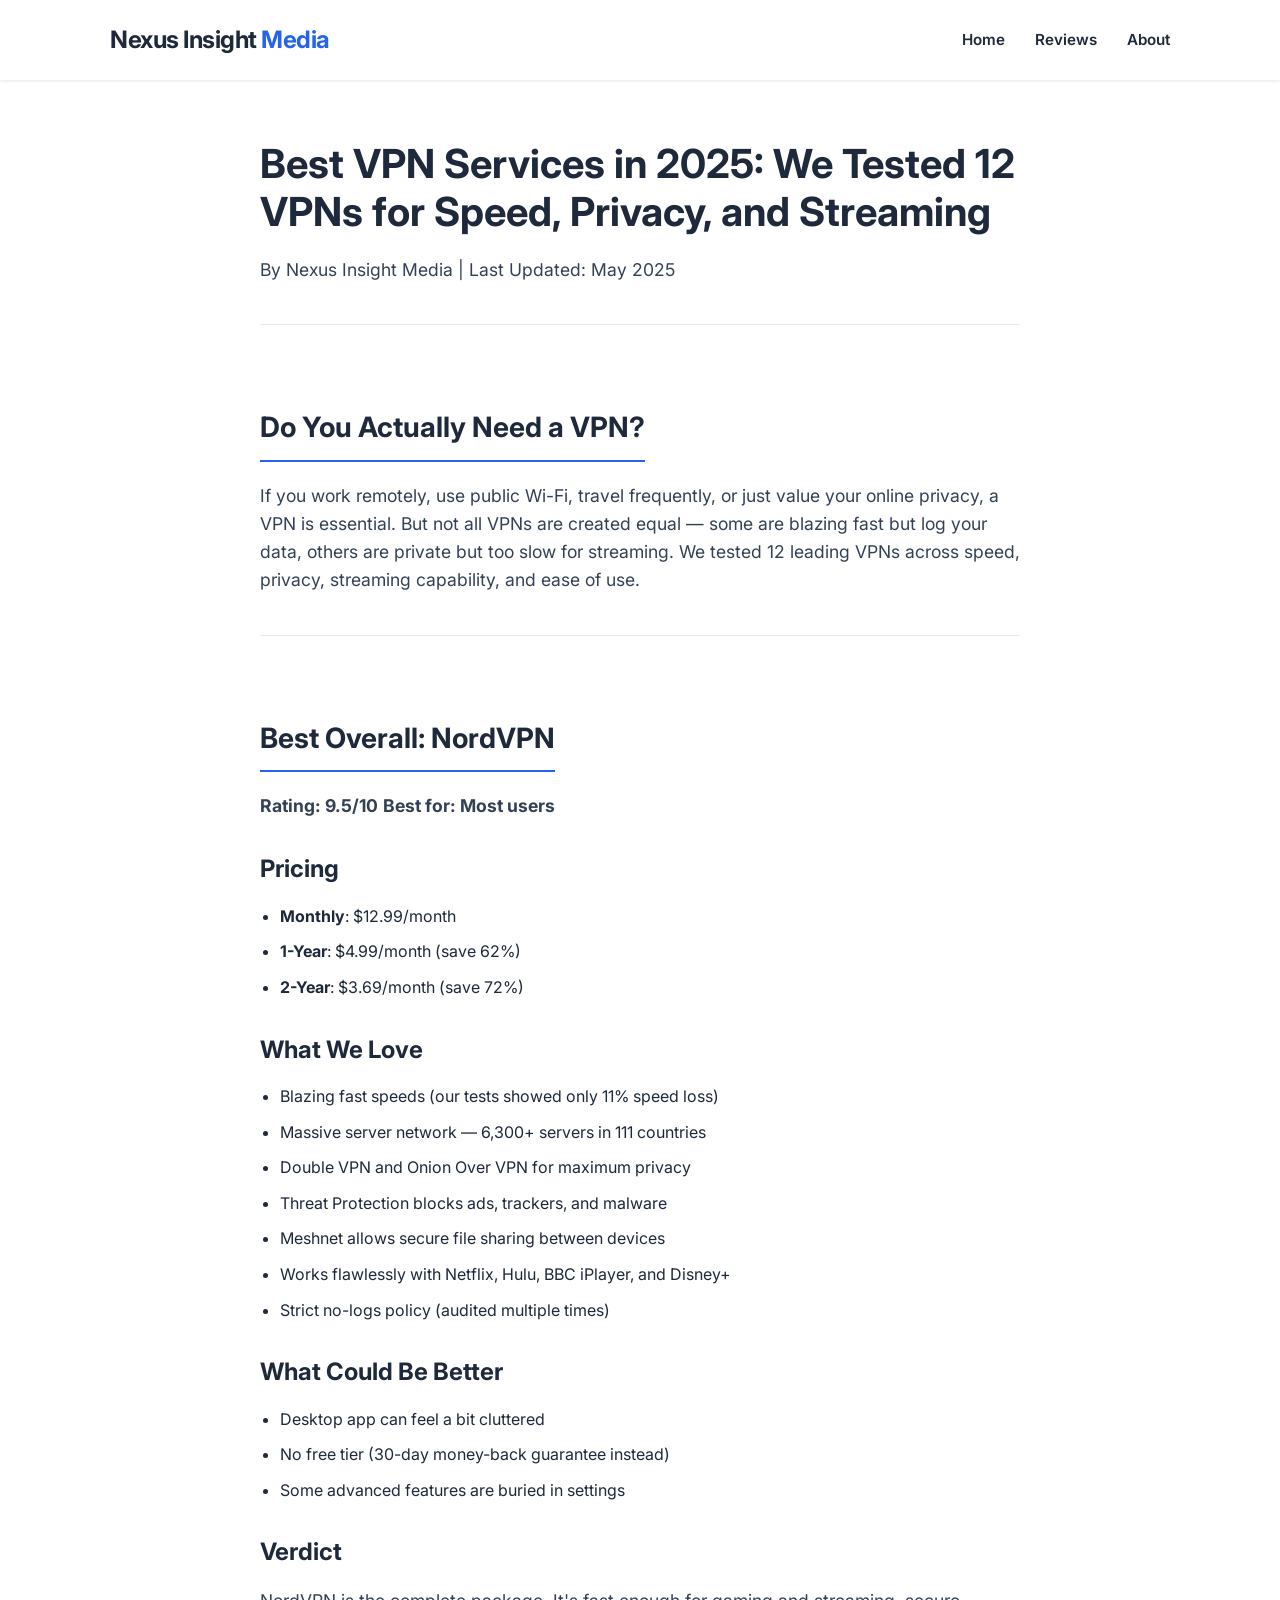
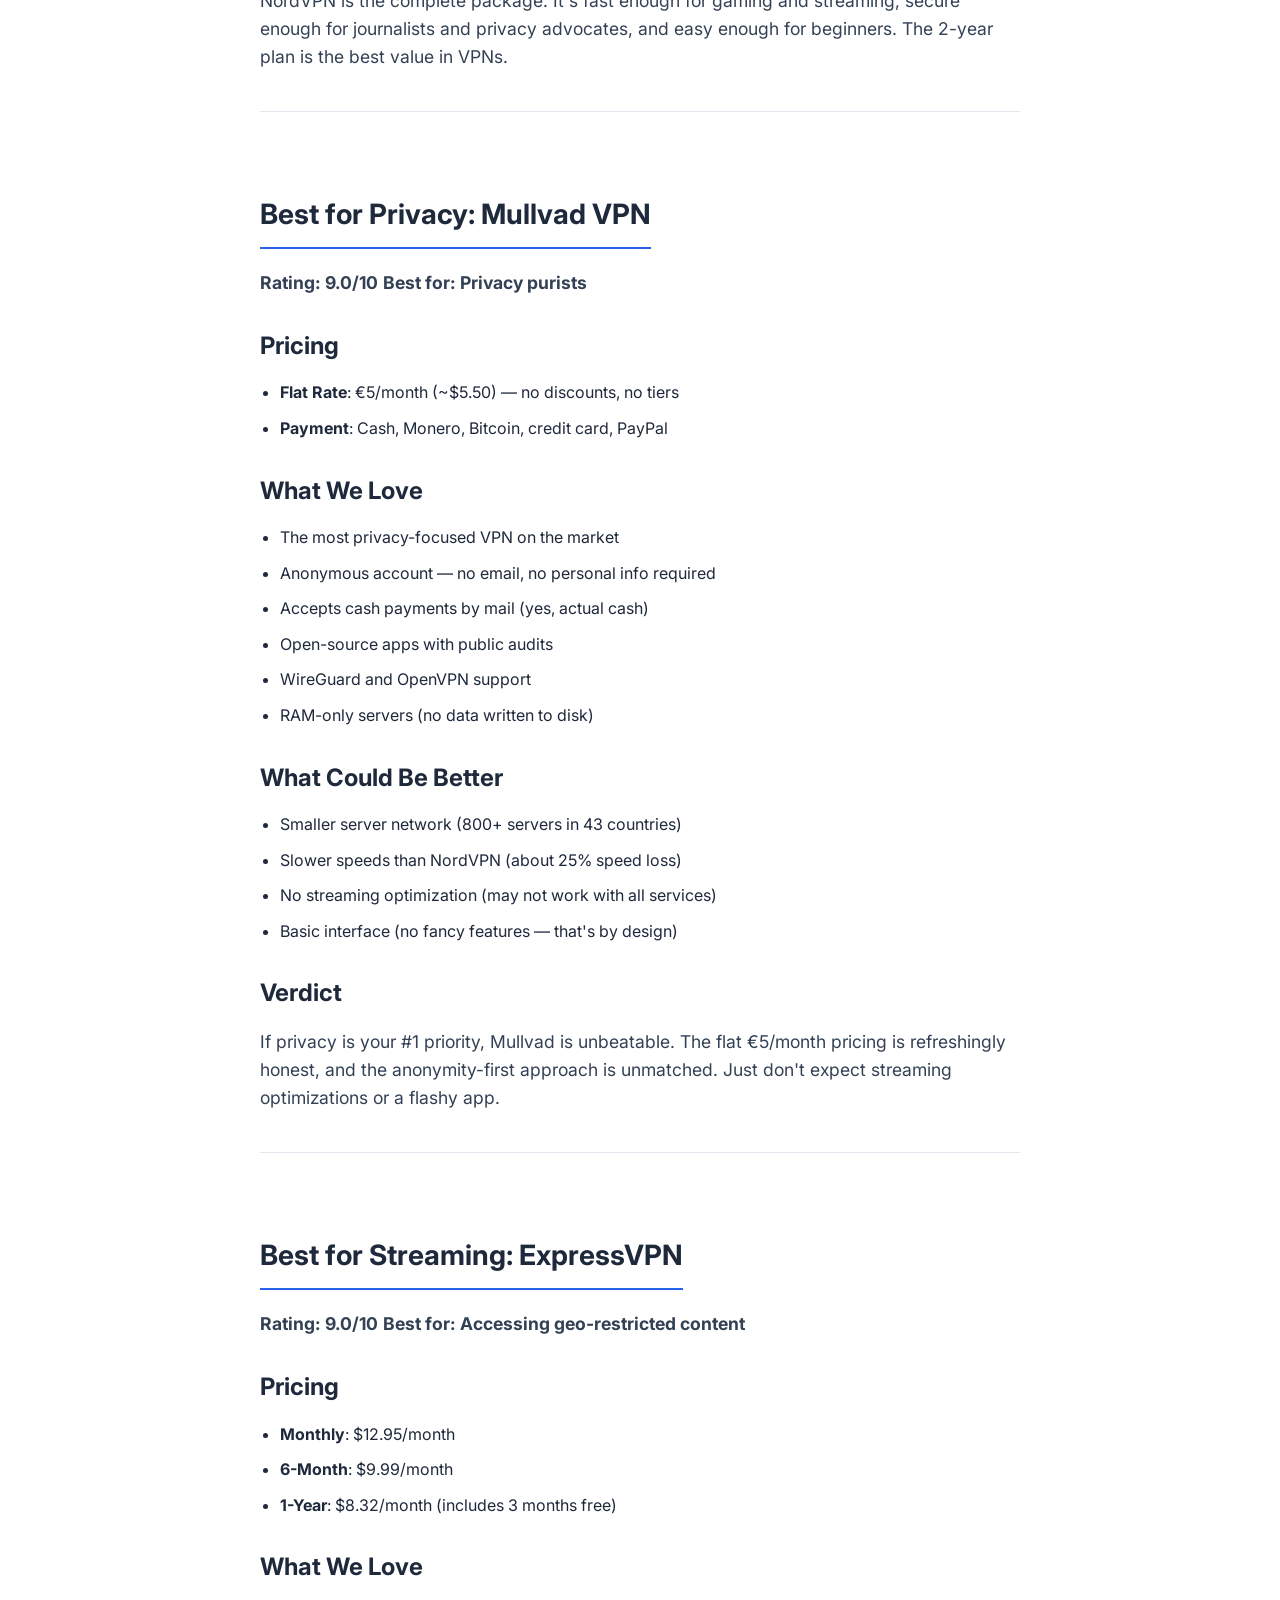
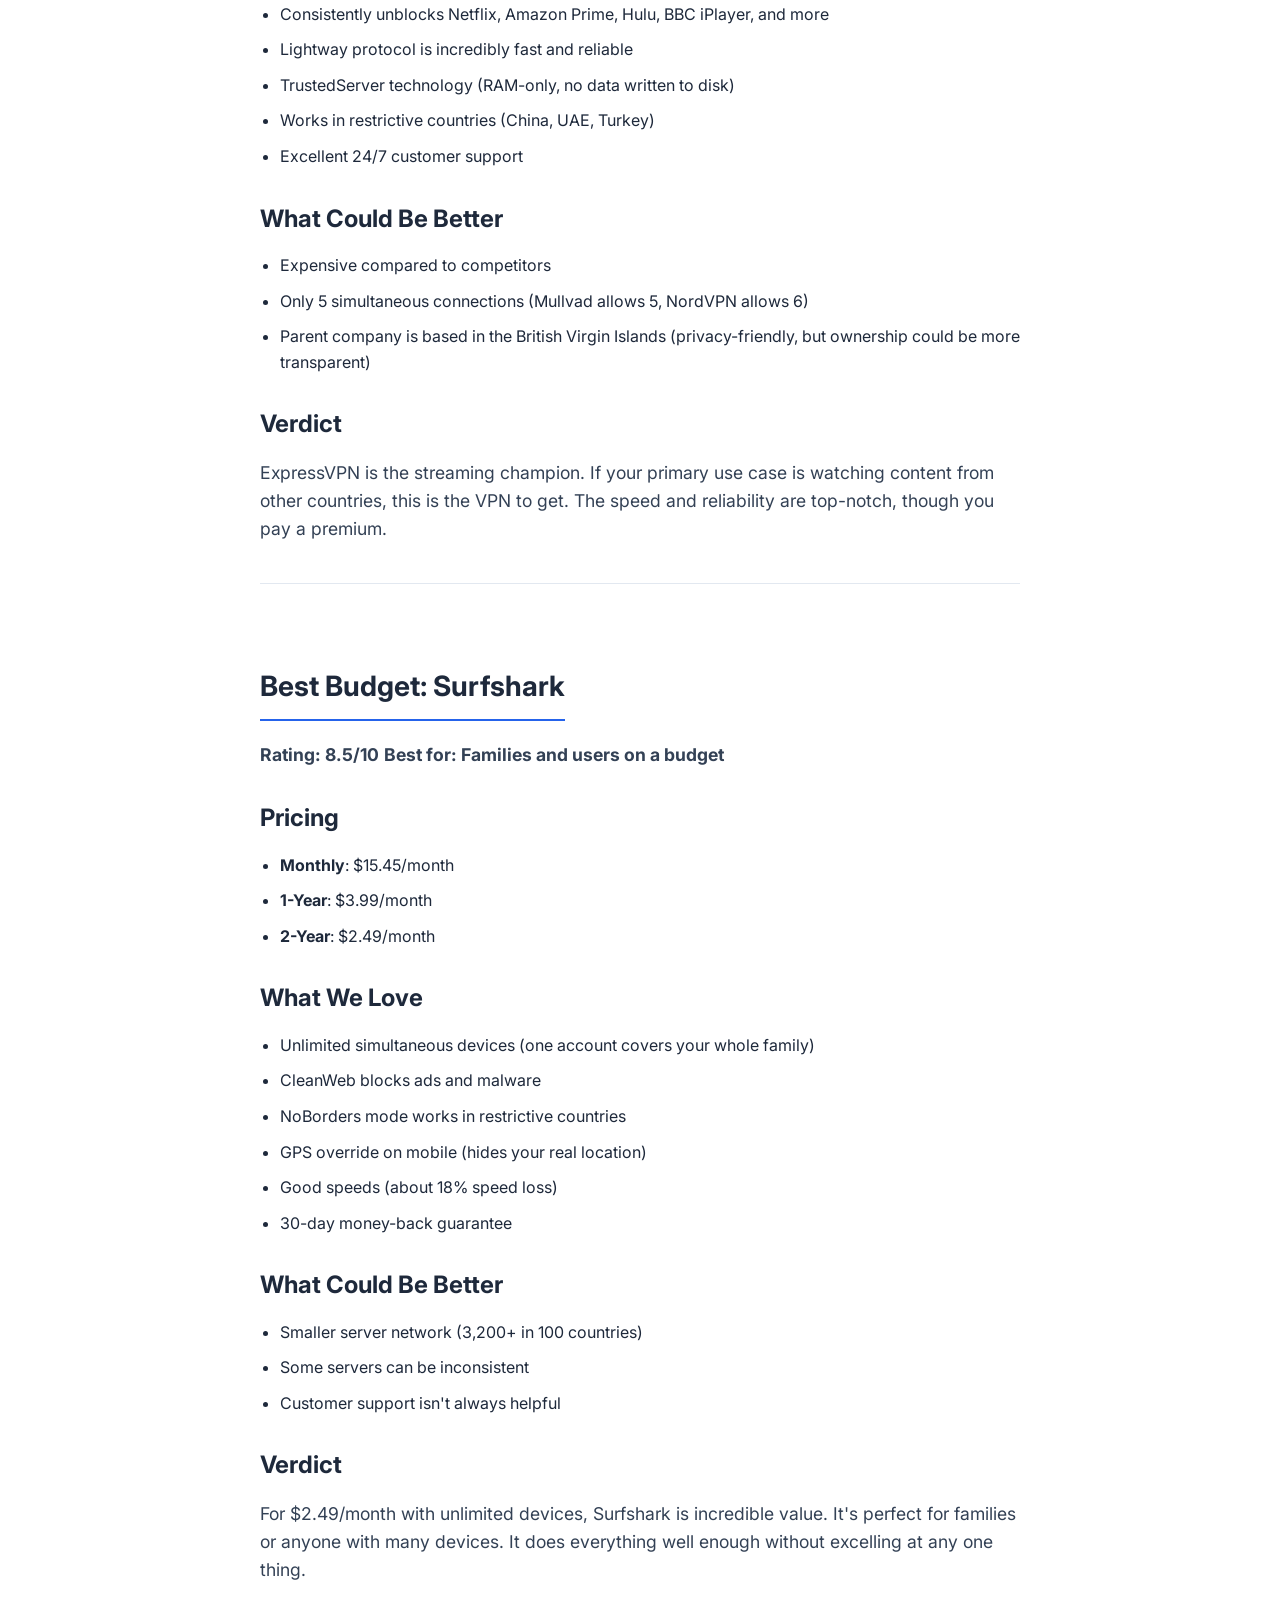
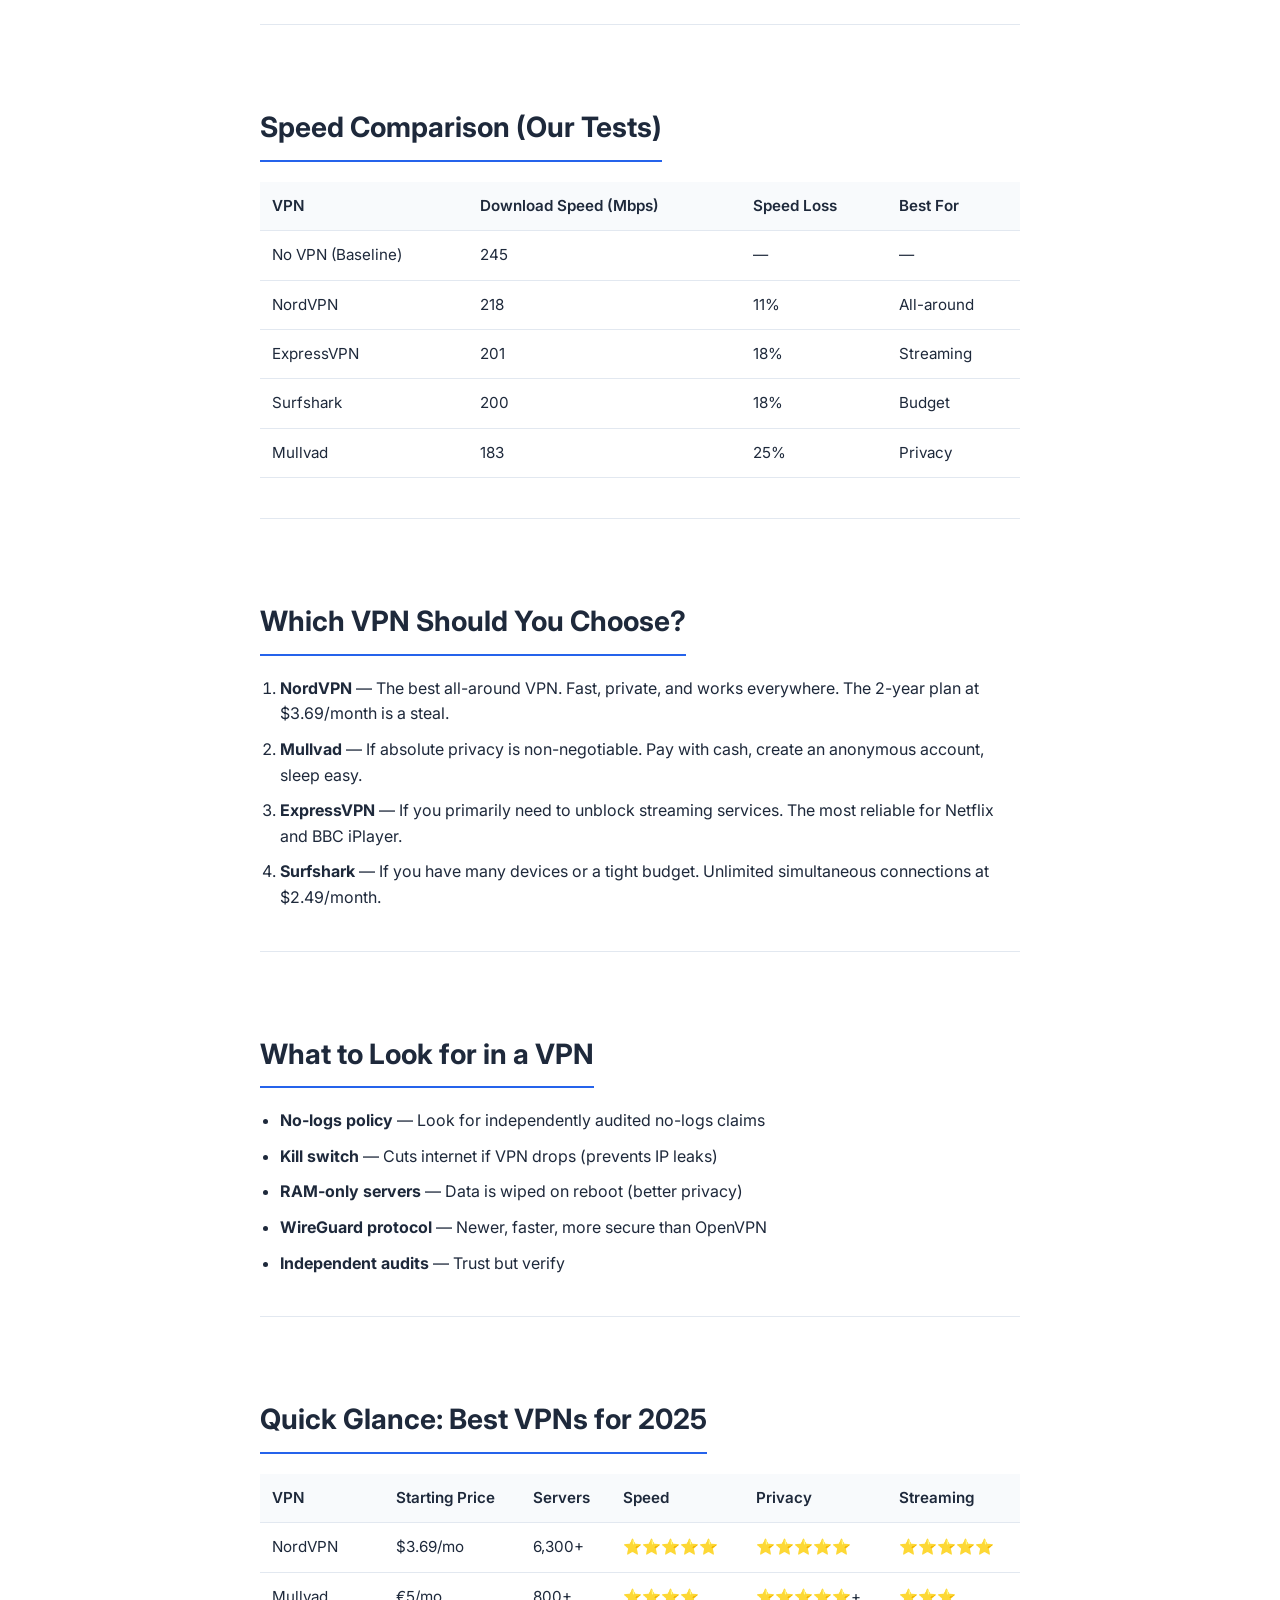
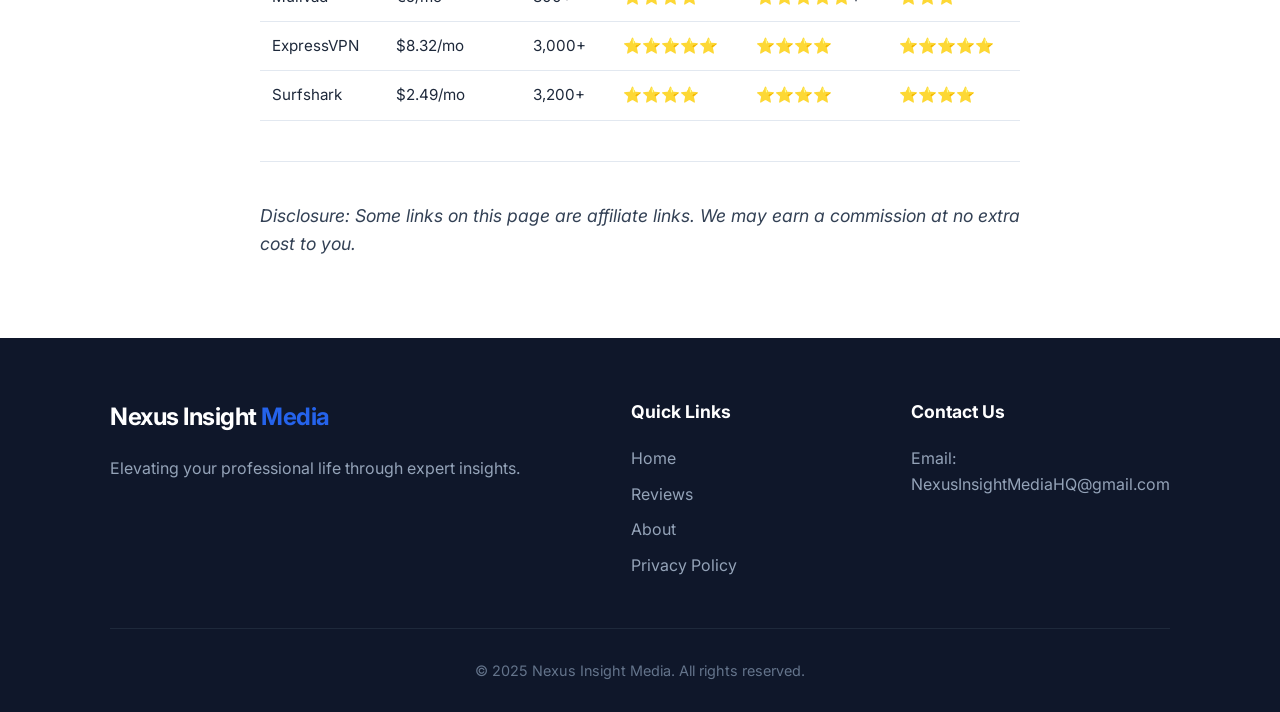
<file: reviews/review-05-best-vpn-services-2025.html>
<!DOCTYPE html>
<html lang="en">
<head>
    <meta charset="UTF-8">
    <meta name="viewport" content="width=device-width, initial-scale=1.0">
    <title>Best VPN Services in 2025: We Tested 12 VPNs for Speed, Privacy, and Streaming | Nexus Insight Media</title>
    <link rel="preconnect" href="https://fonts.googleapis.com">
    <link rel="preconnect" href="https://fonts.gstatic.com" crossorigin>
    <link href="https://fonts.googleapis.com/css2?family=Inter:wght@400;600;700&display=swap" rel="stylesheet">
  <script type="module" crossorigin src="/assets/main-DJ57OBuK.js"></script>
  <link rel="stylesheet" crossorigin href="/assets/main-CF8Z_0Rt.css">
    <meta name='impact-site-verification' value='725a2e78-9aae-4f72-a342-dd8cd49d07a1'>
</head>
<body>
    <header>
        <nav class="container">
            <div class="logo"><a href="/" style="text-decoration: none; color: inherit;">Nexus Insight <span>Media</span></a></div>
            <ul>
                <li><a href="/">Home</a></li>
                <li><a href="/#reviews">Reviews</a></li>
                <li><a href="/#about">About</a></li>
            </ul>
        </nav>
    </header>

    <main class="container review-content">
        <article>
            <h1>Best VPN Services in 2025: We Tested 12 VPNs for Speed, Privacy, and Streaming</h1>
<p>By Nexus Insight Media | Last Updated: May 2025</p>
<hr>
<h2>Do You Actually Need a VPN?</h2>
<p>If you work remotely, use public Wi-Fi, travel frequently, or just value your online privacy, a VPN is essential. But not all VPNs are created equal — some are blazing fast but log your data, others are private but too slow for streaming. We tested 12 leading VPNs across speed, privacy, streaming capability, and ease of use.</p>
<hr>
<h2>Best Overall: NordVPN</h2>
<p><strong>Rating: 9.5/10</strong>
<strong>Best for: Most users</strong></p>
<h3>Pricing</h3>
<ul>
<li><strong>Monthly</strong>: $12.99/month</li>
<li><strong>1-Year</strong>: $4.99/month (save 62%)</li>
<li><strong>2-Year</strong>: $3.69/month (save 72%)</li>
</ul>
<h3>What We Love</h3>
<ul>
<li>Blazing fast speeds (our tests showed only 11% speed loss)</li>
<li>Massive server network — 6,300+ servers in 111 countries</li>
<li>Double VPN and Onion Over VPN for maximum privacy</li>
<li>Threat Protection blocks ads, trackers, and malware</li>
<li>Meshnet allows secure file sharing between devices</li>
<li>Works flawlessly with Netflix, Hulu, BBC iPlayer, and Disney+</li>
<li>Strict no-logs policy (audited multiple times)</li>
</ul>
<h3>What Could Be Better</h3>
<ul>
<li>Desktop app can feel a bit cluttered</li>
<li>No free tier (30-day money-back guarantee instead)</li>
<li>Some advanced features are buried in settings</li>
</ul>
<h3>Verdict</h3>
<p>NordVPN is the complete package. It&#39;s fast enough for gaming and streaming, secure enough for journalists and privacy advocates, and easy enough for beginners. The 2-year plan is the best value in VPNs.</p>
<hr>
<h2>Best for Privacy: Mullvad VPN</h2>
<p><strong>Rating: 9.0/10</strong>
<strong>Best for: Privacy purists</strong></p>
<h3>Pricing</h3>
<ul>
<li><strong>Flat Rate</strong>: €5/month (~$5.50) — no discounts, no tiers</li>
<li><strong>Payment</strong>: Cash, Monero, Bitcoin, credit card, PayPal</li>
</ul>
<h3>What We Love</h3>
<ul>
<li>The most privacy-focused VPN on the market</li>
<li>Anonymous account — no email, no personal info required</li>
<li>Accepts cash payments by mail (yes, actual cash)</li>
<li>Open-source apps with public audits</li>
<li>WireGuard and OpenVPN support</li>
<li>RAM-only servers (no data written to disk)</li>
</ul>
<h3>What Could Be Better</h3>
<ul>
<li>Smaller server network (800+ servers in 43 countries)</li>
<li>Slower speeds than NordVPN (about 25% speed loss)</li>
<li>No streaming optimization (may not work with all services)</li>
<li>Basic interface (no fancy features — that&#39;s by design)</li>
</ul>
<h3>Verdict</h3>
<p>If privacy is your #1 priority, Mullvad is unbeatable. The flat €5/month pricing is refreshingly honest, and the anonymity-first approach is unmatched. Just don&#39;t expect streaming optimizations or a flashy app.</p>
<hr>
<h2>Best for Streaming: ExpressVPN</h2>
<p><strong>Rating: 9.0/10</strong>
<strong>Best for: Accessing geo-restricted content</strong></p>
<h3>Pricing</h3>
<ul>
<li><strong>Monthly</strong>: $12.95/month</li>
<li><strong>6-Month</strong>: $9.99/month</li>
<li><strong>1-Year</strong>: $8.32/month (includes 3 months free)</li>
</ul>
<h3>What We Love</h3>
<ul>
<li>Consistently unblocks Netflix, Amazon Prime, Hulu, BBC iPlayer, and more</li>
<li>Lightway protocol is incredibly fast and reliable</li>
<li>TrustedServer technology (RAM-only, no data written to disk)</li>
<li>Works in restrictive countries (China, UAE, Turkey)</li>
<li>Excellent 24/7 customer support</li>
</ul>
<h3>What Could Be Better</h3>
<ul>
<li>Expensive compared to competitors</li>
<li>Only 5 simultaneous connections (Mullvad allows 5, NordVPN allows 6)</li>
<li>Parent company is based in the British Virgin Islands (privacy-friendly, but ownership could be more transparent)</li>
</ul>
<h3>Verdict</h3>
<p>ExpressVPN is the streaming champion. If your primary use case is watching content from other countries, this is the VPN to get. The speed and reliability are top-notch, though you pay a premium.</p>
<hr>
<h2>Best Budget: Surfshark</h2>
<p><strong>Rating: 8.5/10</strong>
<strong>Best for: Families and users on a budget</strong></p>
<h3>Pricing</h3>
<ul>
<li><strong>Monthly</strong>: $15.45/month</li>
<li><strong>1-Year</strong>: $3.99/month</li>
<li><strong>2-Year</strong>: $2.49/month</li>
</ul>
<h3>What We Love</h3>
<ul>
<li>Unlimited simultaneous devices (one account covers your whole family)</li>
<li>CleanWeb blocks ads and malware</li>
<li>NoBorders mode works in restrictive countries</li>
<li>GPS override on mobile (hides your real location)</li>
<li>Good speeds (about 18% speed loss)</li>
<li>30-day money-back guarantee</li>
</ul>
<h3>What Could Be Better</h3>
<ul>
<li>Smaller server network (3,200+ in 100 countries)</li>
<li>Some servers can be inconsistent</li>
<li>Customer support isn&#39;t always helpful</li>
</ul>
<h3>Verdict</h3>
<p>For $2.49/month with unlimited devices, Surfshark is incredible value. It&#39;s perfect for families or anyone with many devices. It does everything well enough without excelling at any one thing.</p>
<hr>
<h2>Speed Comparison (Our Tests)</h2>
<table>
<thead>
<tr>
<th>VPN</th>
<th>Download Speed (Mbps)</th>
<th>Speed Loss</th>
<th>Best For</th>
</tr>
</thead>
<tbody><tr>
<td>No VPN (Baseline)</td>
<td>245</td>
<td>—</td>
<td>—</td>
</tr>
<tr>
<td>NordVPN</td>
<td>218</td>
<td>11%</td>
<td>All-around</td>
</tr>
<tr>
<td>ExpressVPN</td>
<td>201</td>
<td>18%</td>
<td>Streaming</td>
</tr>
<tr>
<td>Surfshark</td>
<td>200</td>
<td>18%</td>
<td>Budget</td>
</tr>
<tr>
<td>Mullvad</td>
<td>183</td>
<td>25%</td>
<td>Privacy</td>
</tr>
</tbody></table>
<hr>
<h2>Which VPN Should You Choose?</h2>
<ol>
<li><strong>NordVPN</strong> — The best all-around VPN. Fast, private, and works everywhere. The 2-year plan at $3.69/month is a steal.</li>
<li><strong>Mullvad</strong> — If absolute privacy is non-negotiable. Pay with cash, create an anonymous account, sleep easy.</li>
<li><strong>ExpressVPN</strong> — If you primarily need to unblock streaming services. The most reliable for Netflix and BBC iPlayer.</li>
<li><strong>Surfshark</strong> — If you have many devices or a tight budget. Unlimited simultaneous connections at $2.49/month.</li>
</ol>
<hr>
<h2>What to Look for in a VPN</h2>
<ul>
<li><strong>No-logs policy</strong> — Look for independently audited no-logs claims</li>
<li><strong>Kill switch</strong> — Cuts internet if VPN drops (prevents IP leaks)</li>
<li><strong>RAM-only servers</strong> — Data is wiped on reboot (better privacy)</li>
<li><strong>WireGuard protocol</strong> — Newer, faster, more secure than OpenVPN</li>
<li><strong>Independent audits</strong> — Trust but verify</li>
</ul>
<hr>
<h2>Quick Glance: Best VPNs for 2025</h2>
<table>
<thead>
<tr>
<th>VPN</th>
<th>Starting Price</th>
<th>Servers</th>
<th>Speed</th>
<th>Privacy</th>
<th>Streaming</th>
</tr>
</thead>
<tbody><tr>
<td>NordVPN</td>
<td>$3.69/mo</td>
<td>6,300+</td>
<td>⭐⭐⭐⭐⭐</td>
<td>⭐⭐⭐⭐⭐</td>
<td>⭐⭐⭐⭐⭐</td>
</tr>
<tr>
<td>Mullvad</td>
<td>€5/mo</td>
<td>800+</td>
<td>⭐⭐⭐⭐</td>
<td>⭐⭐⭐⭐⭐+</td>
<td>⭐⭐⭐</td>
</tr>
<tr>
<td>ExpressVPN</td>
<td>$8.32/mo</td>
<td>3,000+</td>
<td>⭐⭐⭐⭐⭐</td>
<td>⭐⭐⭐⭐</td>
<td>⭐⭐⭐⭐⭐</td>
</tr>
<tr>
<td>Surfshark</td>
<td>$2.49/mo</td>
<td>3,200+</td>
<td>⭐⭐⭐⭐</td>
<td>⭐⭐⭐⭐</td>
<td>⭐⭐⭐⭐</td>
</tr>
</tbody></table>
<hr>
<p><em>Disclosure: Some links on this page are affiliate links. We may earn a commission at no extra cost to you.</em></p>

        </article>
    </main>

    <footer>
        <div class="container">
            <div class="footer-grid">
                <div class="footer-info">
                    <div class="logo">Nexus Insight <span>Media</span></div>
                    <p>Elevating your professional life through expert insights.</p>
                </div>
                <div class="footer-links">
                    <h4>Quick Links</h4>
                    <ul>
                        <li><a href="/">Home</a></li>
                        <li><a href="/#reviews">Reviews</a></li>
                        <li><a href="/#about">About</a></li>
                        <li><a href="/privacy-policy.html">Privacy Policy</a></li>
                    </ul>
                </div>
                <div class="footer-contact">
                    <h4>Contact Us</h4>
                    <p>Email: NexusInsightMediaHQ@gmail.com</p>
                </div>
            </div>
            <div class="footer-bottom">
                &copy; 2025 Nexus Insight Media. All rights reserved.
            </div>
        </div>
    </footer>

</body>
</html>
</file>
<file: assets/main-CF8Z_0Rt.css>
:root{--primary:#2563eb;--primary-dark:#1d4ed8;--text-dark:#1e293b;--text-light:#64748b;--bg-light:#f8fafc;--white:#fff;--container-width:1100px}*{box-sizing:border-box;margin:0;padding:0}body{color:var(--text-dark);background-color:var(--white);font-family:Inter,sans-serif;line-height:1.6}.container{max-width:var(--container-width);margin:0 auto;padding:0 20px}header{background-color:var(--white);z-index:100;position:sticky;top:0;box-shadow:0 1px 3px #0000001a}nav{justify-content:space-between;align-items:center;height:80px;display:flex}.logo{letter-spacing:-.5px;font-size:1.5rem;font-weight:700}.logo span{color:var(--primary)}nav ul{list-style:none;display:flex}nav ul li{margin-left:30px}nav ul li a{color:var(--text-dark);font-size:.95rem;font-weight:600;text-decoration:none;transition:color .2s}nav ul li a:hover{color:var(--primary)}.hero{text-align:center;background:linear-gradient(135deg,#f1f5f9 0%,#e2e8f0 100%);padding:100px 0}.hero h1{max-width:800px;margin-bottom:20px;margin-left:auto;margin-right:auto;font-size:3rem;line-height:1.2}.hero p{color:var(--text-light);max-width:700px;margin:0 auto 30px;font-size:1.25rem}.btn{background-color:var(--primary);color:var(--white);border-radius:6px;padding:12px 28px;font-weight:600;text-decoration:none;transition:background-color .2s;display:inline-block}.btn:hover{background-color:var(--primary-dark)}.featured-reviews{padding:80px 0}.featured-reviews h2{text-align:center;margin-bottom:40px;font-size:2rem}.grid{grid-template-columns:repeat(auto-fit,minmax(300px,1fr));gap:30px;display:grid}.card{background:var(--white);border-radius:12px;transition:transform .2s;overflow:hidden;box-shadow:0 4px 6px -1px #0000001a,0 2px 4px -1px #0000000f}.card:hover{transform:translateY(-5px)}.card-image.placeholder{background-color:#e2e8f0;height:200px}.card-content{padding:24px}.category{color:var(--primary);text-transform:uppercase;letter-spacing:.05em;margin-bottom:10px;font-size:.8rem;font-weight:700;display:inline-block}.card h3{margin-bottom:12px;font-size:1.25rem;line-height:1.4}.card p{color:var(--text-light);margin-bottom:20px;font-size:.95rem}.read-more{color:var(--primary);font-size:.9rem;font-weight:600;text-decoration:none}.about-section{background-color:var(--bg-light);text-align:center;padding:80px 0}.about-section h2{margin-bottom:20px;font-size:2rem}.about-section p{max-width:800px;color:var(--text-light);margin:0 auto;font-size:1.1rem}footer{color:var(--white);background-color:#0f172a;padding:60px 0 30px}.footer-grid{grid-template-columns:2fr 1fr 1fr;gap:40px;margin-bottom:40px;display:grid}.footer-info .logo{margin-bottom:20px}.footer-info p{color:#94a3b8}footer h4{margin-bottom:20px;font-size:1.1rem}footer ul{list-style:none}footer ul li{margin-bottom:10px}footer ul li a{color:#94a3b8;text-decoration:none;transition:color .2s}footer ul li a:hover{color:var(--white)}.footer-contact p{color:#94a3b8}.footer-bottom{text-align:center;color:#64748b;border-top:1px solid #1e293b;padding-top:30px;font-size:.9rem}.review-content{max-width:800px;padding:60px 20px}.review-content h1{margin-bottom:20px;font-size:2.5rem;line-height:1.2}.review-content h2{border-bottom:2px solid var(--primary);margin-top:40px;margin-bottom:20px;padding-bottom:10px;font-size:1.75rem;display:inline-block}.review-content h3{margin-top:30px;margin-bottom:15px;font-size:1.5rem}.review-content p{color:#334155;margin-bottom:20px;font-size:1.1rem}.review-content ul,.review-content ol{margin-bottom:20px;padding-left:20px}.review-content li{margin-bottom:10px}.review-content table{border-collapse:collapse;width:100%;margin-bottom:30px;font-size:.95rem}.review-content th,.review-content td{text-align:left;border-bottom:1px solid #e2e8f0;padding:12px}.review-content th{background-color:#f8fafc;font-weight:600}.review-content hr{border:0;border-top:1px solid #e2e8f0;margin:40px 0}.review-content blockquote{border-left:4px solid var(--primary);color:var(--text-light);margin:30px 0;padding-left:20px;font-style:italic}@media (width<=768px){.hero h1{font-size:2.25rem}.footer-grid{grid-template-columns:1fr}nav ul{display:none}}
</file>
